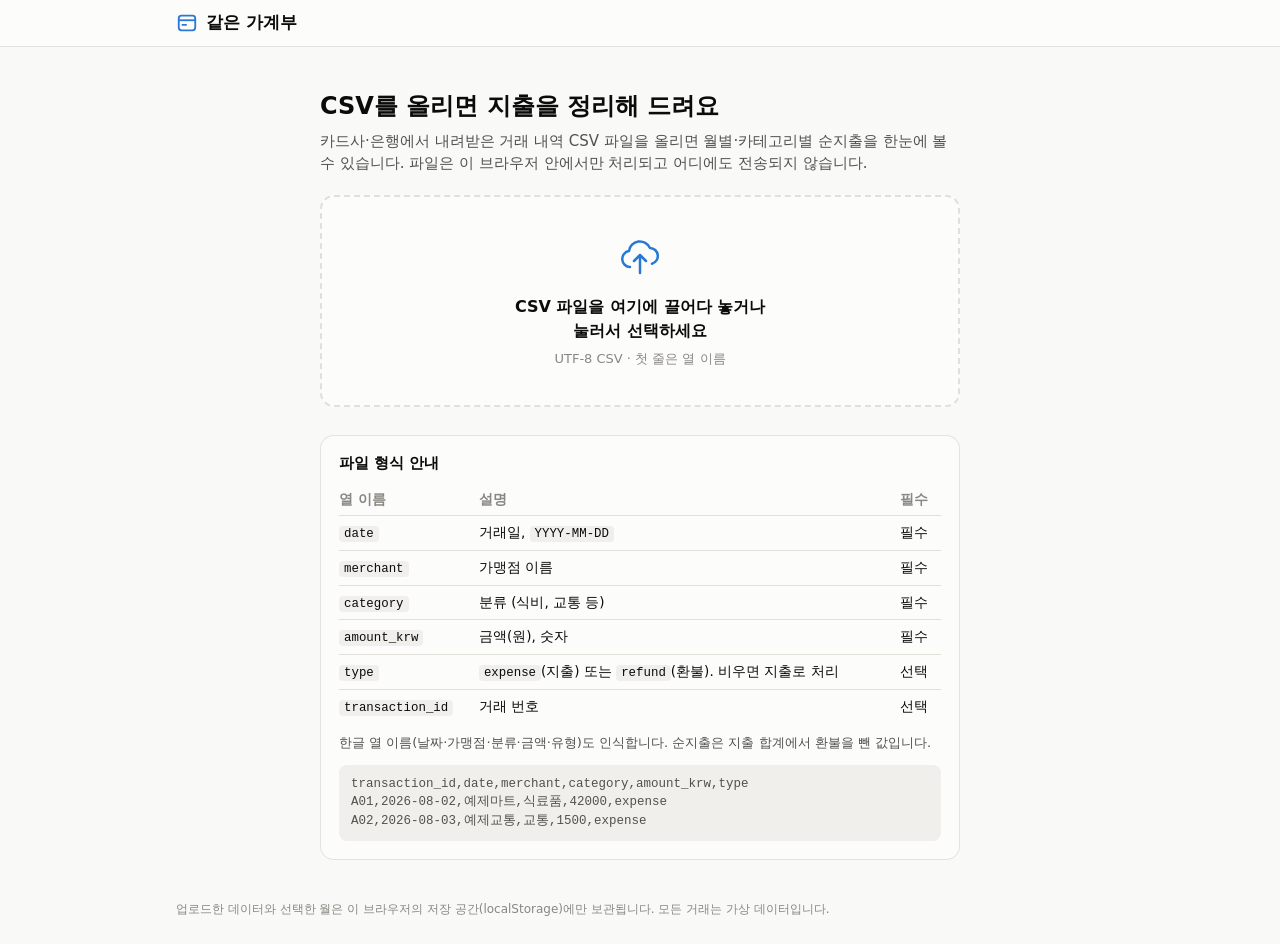
<file: codex-claude-budget/code/baseline-v1/claude-fable/index.html>
<!DOCTYPE html>
<html lang="ko">
<head>
  <meta charset="utf-8">
  <meta name="viewport" content="width=device-width, initial-scale=1">
  <meta name="color-scheme" content="light dark">
  <title>같은 가계부</title>
  <link rel="stylesheet" href="css/style.css">
</head>
<body>
  <header class="topbar">
    <div class="topbar__inner">
      <a class="brand" href="#" id="brand-link" aria-label="같은 가계부 홈">
        <svg class="brand__icon" viewBox="0 0 24 24" width="22" height="22" aria-hidden="true">
          <rect x="3" y="4" width="18" height="16" rx="3" fill="none" stroke="currentColor" stroke-width="2"/>
          <path d="M3 9h18" stroke="currentColor" stroke-width="2"/>
          <path d="M7 14h4" stroke="currentColor" stroke-width="2" stroke-linecap="round"/>
        </svg>
        <span>같은 가계부</span>
      </a>
      <div class="topbar__actions" id="topbar-actions" hidden>
        <span class="file-chip" id="file-chip" title=""></span>
        <label class="btn btn--ghost btn--sm">
          다른 CSV 올리기
          <input type="file" id="file-input-replace" accept=".csv,text/csv,text/plain" hidden>
        </label>
        <button class="btn btn--ghost btn--sm" id="btn-clear" type="button">데이터 지우기</button>
      </div>
    </div>
  </header>

  <main class="page">
    <!-- 업로드 화면 -->
    <section id="upload-view" class="upload" aria-labelledby="upload-title">
      <h1 id="upload-title" class="upload__title">CSV를 올리면 지출을 정리해 드려요</h1>
      <p class="upload__lead">카드사·은행에서 내려받은 거래 내역 CSV 파일을 올리면 월별·카테고리별 순지출을 한눈에 볼 수 있습니다. 파일은 이 브라우저 안에서만 처리되고 어디에도 전송되지 않습니다.</p>

      <div class="dropzone" id="dropzone" tabindex="0" role="button" aria-label="CSV 파일 선택 또는 끌어다 놓기">
        <svg class="dropzone__icon" viewBox="0 0 48 48" width="48" height="48" aria-hidden="true">
          <path d="M14 34a8 8 0 0 1-1-15.9A11 11 0 0 1 34 15a8 8 0 0 1 2 15.7" fill="none" stroke="currentColor" stroke-width="2.5" stroke-linecap="round" stroke-linejoin="round"/>
          <path d="M24 40V22m0 0-6 6m6-6 6 6" fill="none" stroke="currentColor" stroke-width="2.5" stroke-linecap="round" stroke-linejoin="round"/>
        </svg>
        <p class="dropzone__title">CSV 파일을 여기에 끌어다 놓거나<br>눌러서 선택하세요</p>
        <p class="dropzone__hint">UTF-8 CSV · 첫 줄은 열 이름</p>
        <input type="file" id="file-input" accept=".csv,text/csv,text/plain" hidden>
      </div>

      <div class="alert alert--error" id="upload-error" role="alert" hidden></div>

      <section class="help" aria-labelledby="help-title">
        <h2 id="help-title" class="help__title">파일 형식 안내</h2>
        <table class="help__table">
          <thead>
            <tr><th scope="col">열 이름</th><th scope="col">설명</th><th scope="col">필수</th></tr>
          </thead>
          <tbody>
            <tr><td><code>date</code></td><td>거래일, <code>YYYY-MM-DD</code></td><td>필수</td></tr>
            <tr><td><code>merchant</code></td><td>가맹점 이름</td><td>필수</td></tr>
            <tr><td><code>category</code></td><td>분류 (식비, 교통 등)</td><td>필수</td></tr>
            <tr><td><code>amount_krw</code></td><td>금액(원), 숫자</td><td>필수</td></tr>
            <tr><td><code>type</code></td><td><code>expense</code>(지출) 또는 <code>refund</code>(환불). 비우면 지출로 처리</td><td>선택</td></tr>
            <tr><td><code>transaction_id</code></td><td>거래 번호</td><td>선택</td></tr>
          </tbody>
        </table>
        <p class="help__note">한글 열 이름(날짜·가맹점·분류·금액·유형)도 인식합니다. 순지출은 지출 합계에서 환불을 뺀 값입니다.</p>
        <pre class="help__sample" aria-label="CSV 예시">transaction_id,date,merchant,category,amount_krw,type
A01,2026-08-02,예제마트,식료품,42000,expense
A02,2026-08-03,예제교통,교통,1500,expense</pre>
      </section>
    </section>

    <!-- 대시보드 화면 -->
    <section id="dashboard-view" class="dashboard" hidden>
      <div class="alert alert--warn" id="import-warning" hidden></div>

      <div class="toolbar">
        <div class="month-nav" role="group" aria-label="월 필터">
          <button class="iconbtn" id="month-prev" type="button" aria-label="이전 달">
            <svg viewBox="0 0 20 20" width="18" height="18" aria-hidden="true"><path d="M12.5 4 7 10l5.5 6" fill="none" stroke="currentColor" stroke-width="2" stroke-linecap="round" stroke-linejoin="round"/></svg>
          </button>
          <select class="select" id="month-select" aria-label="표시할 월 선택"></select>
          <button class="iconbtn" id="month-next" type="button" aria-label="다음 달">
            <svg viewBox="0 0 20 20" width="18" height="18" aria-hidden="true"><path d="M7.5 4 13 10l-5.5 6" fill="none" stroke="currentColor" stroke-width="2" stroke-linecap="round" stroke-linejoin="round"/></svg>
          </button>
        </div>
        <button class="btn btn--primary" id="btn-export" type="button">
          <svg viewBox="0 0 20 20" width="16" height="16" aria-hidden="true"><path d="M10 3v10m0 0-4-4m4 4 4-4M4 16h12" fill="none" stroke="currentColor" stroke-width="2" stroke-linecap="round" stroke-linejoin="round"/></svg>
          CSV 내려받기
        </button>
      </div>

      <section class="stats" aria-label="요약">
        <div class="stat stat--hero">
          <span class="stat__label"><span id="stat-scope">전체 기간</span> 순지출</span>
          <span class="stat__value" id="stat-net">0원</span>
          <span class="stat__sub" id="stat-net-sub"></span>
        </div>
        <div class="stat">
          <span class="stat__label">지출 합계</span>
          <span class="stat__value stat__value--sm" id="stat-expense">0원</span>
        </div>
        <div class="stat">
          <span class="stat__label">환불 합계</span>
          <span class="stat__value stat__value--sm" id="stat-refund">0원</span>
        </div>
        <div class="stat">
          <span class="stat__label">거래 건수</span>
          <span class="stat__value stat__value--sm" id="stat-count">0건</span>
        </div>
      </section>

      <section class="card" aria-labelledby="month-title">
        <div class="card__head">
          <h2 id="month-title" class="card__title">월별 순지출</h2>
          <span class="card__hint" id="month-hint">막대를 누르면 그 달만 봅니다</span>
        </div>
        <div class="barlist" id="month-bars"></div>
      </section>

      <section class="card" aria-labelledby="category-title">
        <div class="card__head">
          <h2 id="category-title" class="card__title">카테고리별 순지출</h2>
          <span class="card__hint" id="category-scope">전체 기간</span>
        </div>
        <div class="barlist" id="category-bars"></div>
        <p class="empty" id="category-empty" hidden>이 기간에는 거래가 없습니다.</p>
      </section>

      <section class="card" aria-labelledby="tx-title">
        <div class="card__head">
          <h2 id="tx-title" class="card__title">거래 내역 <span class="card__count" id="tx-count"></span></h2>
          <span class="card__hint" id="tx-hint">최근 거래부터</span>
        </div>
        <table class="tx" id="tx-table">
          <thead>
            <tr>
              <th scope="col" class="tx__date">날짜</th>
              <th scope="col" class="tx__merchant">가맹점</th>
              <th scope="col" class="tx__category">분류</th>
              <th scope="col" class="tx__amount">금액</th>
            </tr>
          </thead>
          <tbody id="tx-body"></tbody>
        </table>
        <p class="empty" id="tx-empty" hidden>이 기간에는 거래가 없습니다.</p>
      </section>
    </section>
  </main>

  <footer class="footer">
    <p>업로드한 데이터와 선택한 월은 이 브라우저의 저장 공간(localStorage)에만 보관됩니다. 모든 거래는 가상 데이터입니다.</p>
  </footer>

  <div class="toast" id="toast" role="status" aria-live="polite" hidden></div>

  <script src="js/ledger.js"></script>
  <script src="js/app.js"></script>
</body>
</html>
</file>
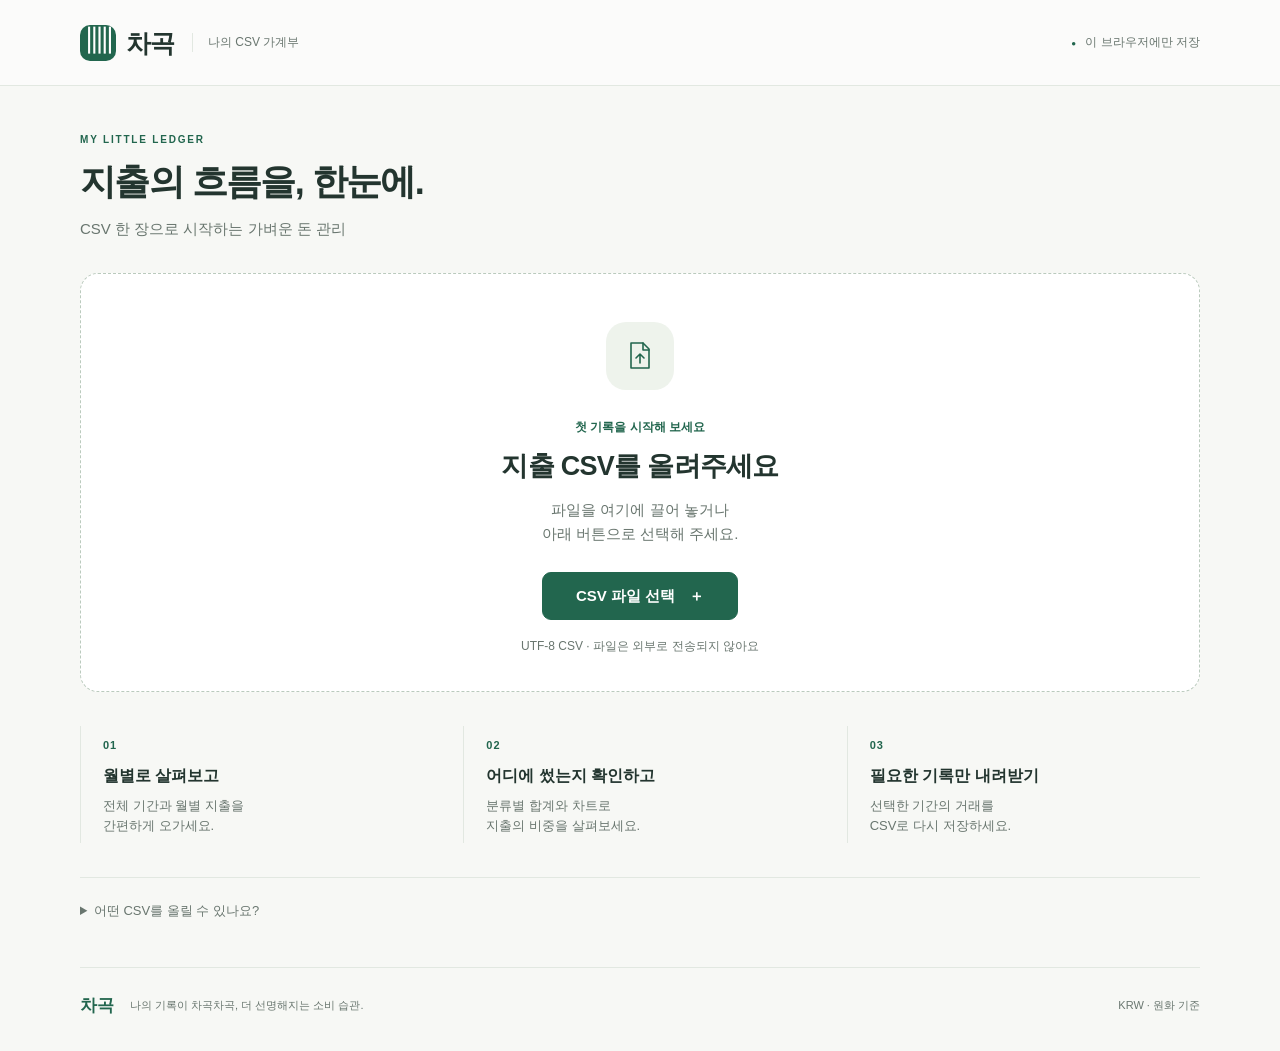
<file: codex-claude-budget/code/baseline-v1/codex-astra/index.html>
<!doctype html>
<html lang="ko">
<head>
  <meta charset="utf-8">
  <meta name="viewport" content="width=device-width, initial-scale=1">
  <meta name="color-scheme" content="light">
  <title>차곡 · 나의 CSV 가계부</title>
  <link rel="stylesheet" href="styles.css">
  <script defer src="ledger.js"></script>
  <script defer src="app.js"></script>
</head>
<body>
  <header class="site-header">
    <a class="brand" href="./index.html" aria-label="차곡 가계부 홈"><span class="brand-icon" aria-hidden="true">▥</span>차곡<span class="brand-caption">나의 CSV 가계부</span></a>
    <span class="local-badge"><span aria-hidden="true">●</span> 이 브라우저에만 저장</span>
  </header>
  <main>
    <div class="page-heading">
      <div><p class="eyebrow">MY LITTLE LEDGER</p><h1 id="page-title">지출의 흐름을, 한눈에.</h1><p class="subtitle" id="page-subtitle">CSV 한 장으로 시작하는 가벼운 돈 관리</p></div>
      <button class="button secondary" id="replace-button" type="button" hidden>CSV 다시 올리기 <span aria-hidden="true">↗</span></button>
    </div>

    <input id="file-input" type="file" accept=".csv,text/csv" hidden>
    <p id="error-message" class="message error" role="alert" hidden></p>
    <p id="storage-message" class="message warning" role="status" hidden></p>
    <p id="upload-status" class="sr-only" role="status" aria-live="polite"></p>

    <section id="welcome" aria-labelledby="upload-title">
      <div class="upload-card" id="drop-zone">
        <div class="upload-icon" aria-hidden="true"><svg width="32" height="32" viewBox="0 0 32 32" fill="none"><path d="M10 3h9l6 6v19H7V3h3Z" stroke="currentColor" stroke-width="1.6" stroke-linejoin="round"/><path d="M19 3v7h6M16 23V14m-4 4 4-4 4 4" stroke="currentColor" stroke-width="1.6" stroke-linecap="round" stroke-linejoin="round"/></svg></div>
        <span class="small-label">첫 기록을 시작해 보세요</span>
        <h2 id="upload-title">지출 CSV를 올려주세요</h2>
        <p>파일을 여기에 끌어 놓거나<br>아래 버튼으로 선택해 주세요.</p>
        <button class="button primary" id="upload-button" type="button">CSV 파일 선택 <span aria-hidden="true">＋</span></button>
        <p class="upload-note">UTF-8 CSV · 파일은 외부로 전송되지 않아요</p>
      </div>
      <div class="intro-grid">
        <article><span class="step">01</span><h3>월별로 살펴보고</h3><p>전체 기간과 월별 지출을<br>간편하게 오가세요.</p></article>
        <article><span class="step">02</span><h3>어디에 썼는지 확인하고</h3><p>분류별 합계와 차트로<br>지출의 비중을 살펴보세요.</p></article>
        <article><span class="step">03</span><h3>필요한 기록만 내려받기</h3><p>선택한 기간의 거래를<br>CSV로 다시 저장하세요.</p></article>
      </div>
      <details class="format-help"><summary>어떤 CSV를 올릴 수 있나요?</summary><p>제공된 <code>inputs/01-basic.csv</code>를 선택해 시작하세요. 필수 열은 <code>transaction_id, date, merchant, category, amount_krw, type</code>입니다. 날짜는 YYYY-MM-DD, 금액은 0 이상의 정수, 유형은 지출 <code>expense</code> 또는 환급 <code>refund</code>를 사용합니다. <code>original_transaction_id</code>는 선택 열입니다.</p></details>
    </section>

    <section id="dashboard" aria-label="지출 현황" hidden>
      <div class="filter-row">
        <div class="source-info"><span class="file-dot" aria-hidden="true"></span><span id="source-name"></span><span id="source-count" class="muted"></span></div>
        <div class="month-control"><label for="month-select">조회 기간</label><select id="month-select"><option value="all">전체 기간</option></select></div>
      </div>
      <div class="summary-grid">
        <article class="summary-card main-summary"><div class="card-label"><h2>순지출</h2><span id="period-label">전체 기간</span></div><p class="metric" id="net-total">0<span>원</span></p><p class="metric-note" id="all-total"></p></article>
        <article class="summary-card"><div class="card-label"><h2>지출 합계</h2><span class="metric-symbol" aria-hidden="true">↗</span></div><p class="metric" id="expense-total"></p><p class="metric-note" id="expense-count"></p></article>
        <article class="summary-card"><div class="card-label"><h2>환급 합계</h2><span class="metric-symbol refund" aria-hidden="true">↙</span></div><p class="metric" id="refund-total"></p><p class="metric-note" id="refund-count"></p></article>
      </div>
      <div class="panel category-panel">
        <div class="section-heading"><div><p class="eyebrow">SPENDING BREAKDOWN</p><h2>어디에 사용했나요?</h2></div><span class="pill">분류별 순지출</span></div>
        <ul id="category-chart" class="category-chart" aria-label="카테고리별 순지출 막대 차트"></ul>
        <p class="chart-note">지출 − 환급 기준 · 막대 길이는 각 분류의 순지출 절댓값에 비례합니다.</p>
      </div>
      <section class="panel transactions-panel" aria-labelledby="transactions-title">
        <div class="section-heading"><div><p class="eyebrow">TRANSACTIONS</p><h2 id="transactions-title">거래 내역 <span id="filtered-count" class="count"></span></h2></div><button id="export-button" class="button secondary compact" type="button"><span aria-hidden="true">↓</span> CSV 내려받기</button></div>
        <p class="list-note">최신 날짜순 · 환급은 순지출에서 차감됩니다.</p>
        <div class="transaction-header" aria-hidden="true"><span>날짜</span><span>가맹점</span><span>분류</span><span>금액</span></div>
        <ul id="transaction-list" class="transaction-list" aria-label="선택한 기간의 거래"></ul>
      </section>
    </section>
    <footer><span class="footer-brand">차곡</span><p>나의 기록이 차곡차곡, 더 선명해지는 소비 습관.</p><span>KRW · 원화 기준</span></footer>
  </main>
</body>
</html>
</file>
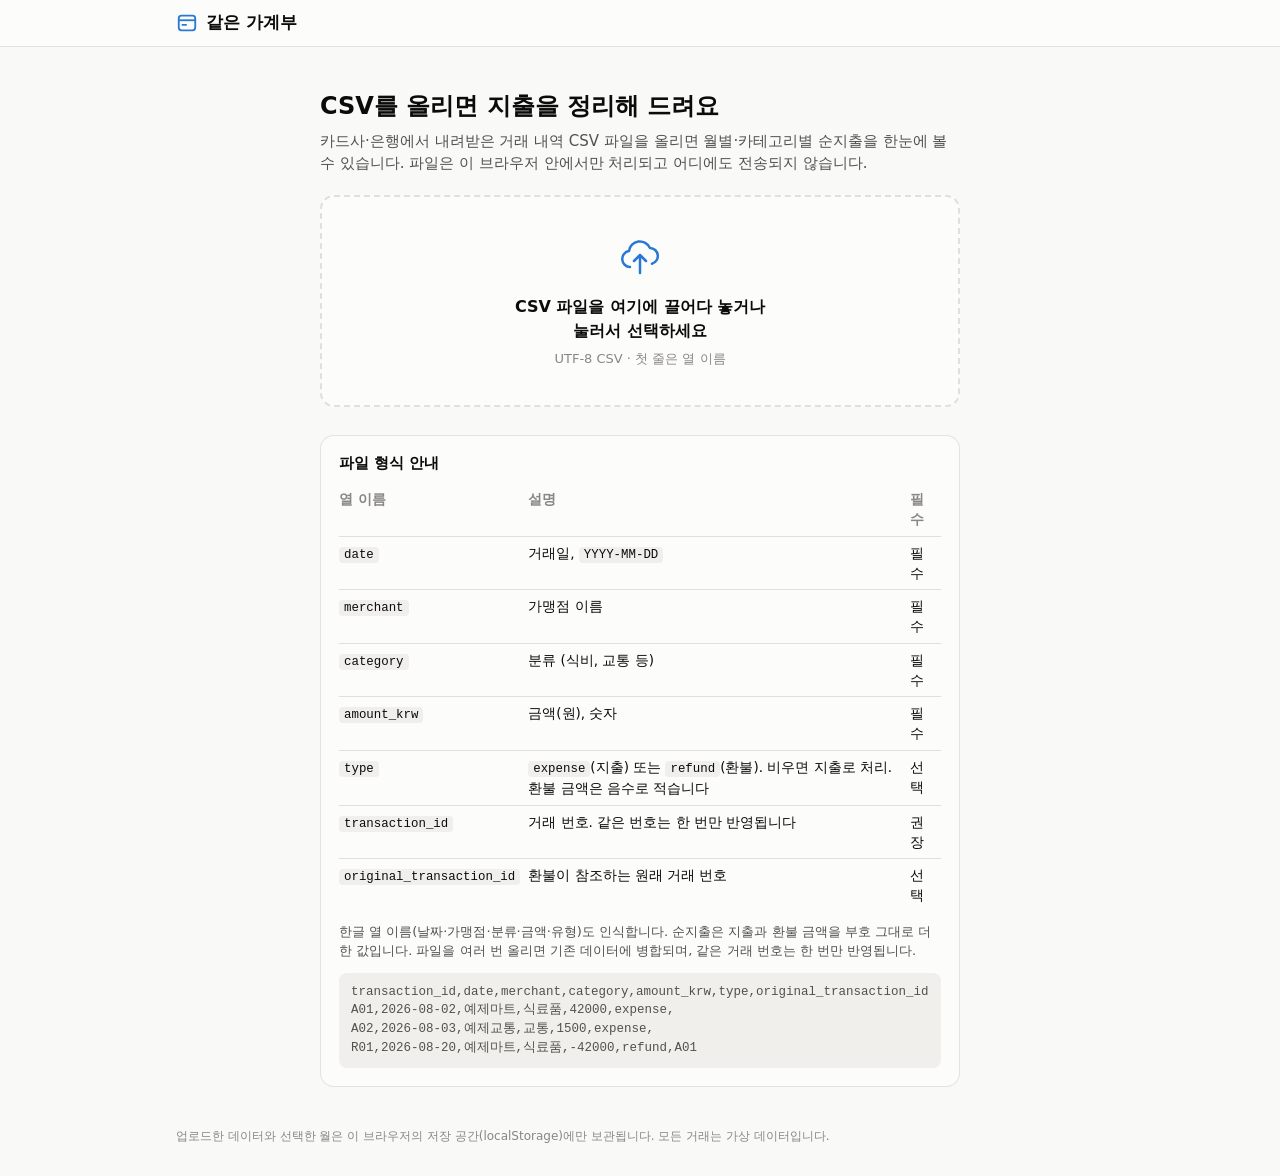
<file: codex-claude-budget/code/revised-v1/claude-fable/index.html>
<!DOCTYPE html>
<html lang="ko">
<head>
  <meta charset="utf-8">
  <meta name="viewport" content="width=device-width, initial-scale=1">
  <meta name="color-scheme" content="light dark">
  <title>같은 가계부</title>
  <link rel="stylesheet" href="css/style.css">
</head>
<body>
  <header class="topbar">
    <div class="topbar__inner">
      <a class="brand" href="#" id="brand-link" aria-label="같은 가계부 홈">
        <svg class="brand__icon" viewBox="0 0 24 24" width="22" height="22" aria-hidden="true">
          <rect x="3" y="4" width="18" height="16" rx="3" fill="none" stroke="currentColor" stroke-width="2"/>
          <path d="M3 9h18" stroke="currentColor" stroke-width="2"/>
          <path d="M7 14h4" stroke="currentColor" stroke-width="2" stroke-linecap="round"/>
        </svg>
        <span>같은 가계부</span>
      </a>
      <div class="topbar__actions" id="topbar-actions" hidden>
        <span class="file-chip" id="file-chip" title=""></span>
        <label class="btn btn--ghost btn--sm" title="새 파일의 거래를 기존 데이터에 병합합니다. 같은 transaction_id는 한 번만 반영됩니다.">
          CSV 추가로 올리기
          <input type="file" id="file-input-replace" accept=".csv,text/csv,text/plain" hidden>
        </label>
        <button class="btn btn--ghost btn--sm" id="btn-clear" type="button">데이터 지우기</button>
      </div>
    </div>
  </header>

  <main class="page">
    <!-- 업로드 화면 -->
    <section id="upload-view" class="upload" aria-labelledby="upload-title">
      <h1 id="upload-title" class="upload__title">CSV를 올리면 지출을 정리해 드려요</h1>
      <p class="upload__lead">카드사·은행에서 내려받은 거래 내역 CSV 파일을 올리면 월별·카테고리별 순지출을 한눈에 볼 수 있습니다. 파일은 이 브라우저 안에서만 처리되고 어디에도 전송되지 않습니다.</p>

      <div class="dropzone" id="dropzone" tabindex="0" role="button" aria-label="CSV 파일 선택 또는 끌어다 놓기">
        <svg class="dropzone__icon" viewBox="0 0 48 48" width="48" height="48" aria-hidden="true">
          <path d="M14 34a8 8 0 0 1-1-15.9A11 11 0 0 1 34 15a8 8 0 0 1 2 15.7" fill="none" stroke="currentColor" stroke-width="2.5" stroke-linecap="round" stroke-linejoin="round"/>
          <path d="M24 40V22m0 0-6 6m6-6 6 6" fill="none" stroke="currentColor" stroke-width="2.5" stroke-linecap="round" stroke-linejoin="round"/>
        </svg>
        <p class="dropzone__title">CSV 파일을 여기에 끌어다 놓거나<br>눌러서 선택하세요</p>
        <p class="dropzone__hint">UTF-8 CSV · 첫 줄은 열 이름</p>
        <input type="file" id="file-input" accept=".csv,text/csv,text/plain" hidden>
      </div>

      <div class="alert alert--error" id="upload-error" role="alert" hidden></div>

      <section class="help" aria-labelledby="help-title">
        <h2 id="help-title" class="help__title">파일 형식 안내</h2>
        <table class="help__table">
          <thead>
            <tr><th scope="col">열 이름</th><th scope="col">설명</th><th scope="col">필수</th></tr>
          </thead>
          <tbody>
            <tr><td><code>date</code></td><td>거래일, <code>YYYY-MM-DD</code></td><td>필수</td></tr>
            <tr><td><code>merchant</code></td><td>가맹점 이름</td><td>필수</td></tr>
            <tr><td><code>category</code></td><td>분류 (식비, 교통 등)</td><td>필수</td></tr>
            <tr><td><code>amount_krw</code></td><td>금액(원), 숫자</td><td>필수</td></tr>
            <tr><td><code>type</code></td><td><code>expense</code>(지출) 또는 <code>refund</code>(환불). 비우면 지출로 처리. 환불 금액은 음수로 적습니다</td><td>선택</td></tr>
            <tr><td><code>transaction_id</code></td><td>거래 번호. 같은 번호는 한 번만 반영됩니다</td><td>권장</td></tr>
            <tr><td><code>original_transaction_id</code></td><td>환불이 참조하는 원래 거래 번호</td><td>선택</td></tr>
          </tbody>
        </table>
        <p class="help__note">한글 열 이름(날짜·가맹점·분류·금액·유형)도 인식합니다. 순지출은 지출과 환불 금액을 부호 그대로 더한 값입니다. 파일을 여러 번 올리면 기존 데이터에 병합되며, 같은 거래 번호는 한 번만 반영됩니다.</p>
        <pre class="help__sample" aria-label="CSV 예시">transaction_id,date,merchant,category,amount_krw,type,original_transaction_id
A01,2026-08-02,예제마트,식료품,42000,expense,
A02,2026-08-03,예제교통,교통,1500,expense,
R01,2026-08-20,예제마트,식료품,-42000,refund,A01</pre>
      </section>
    </section>

    <!-- 대시보드 화면 -->
    <section id="dashboard-view" class="dashboard" hidden>
      <div class="alert alert--warn" id="import-warning" hidden></div>

      <div class="toolbar">
        <div class="month-nav" role="group" aria-label="월 필터">
          <button class="iconbtn" id="month-prev" type="button" aria-label="이전 달">
            <svg viewBox="0 0 20 20" width="18" height="18" aria-hidden="true"><path d="M12.5 4 7 10l5.5 6" fill="none" stroke="currentColor" stroke-width="2" stroke-linecap="round" stroke-linejoin="round"/></svg>
          </button>
          <select class="select" id="month-select" aria-label="표시할 월 선택"></select>
          <button class="iconbtn" id="month-next" type="button" aria-label="다음 달">
            <svg viewBox="0 0 20 20" width="18" height="18" aria-hidden="true"><path d="M7.5 4 13 10l-5.5 6" fill="none" stroke="currentColor" stroke-width="2" stroke-linecap="round" stroke-linejoin="round"/></svg>
          </button>
        </div>
        <button class="btn btn--primary" id="btn-export" type="button">
          <svg viewBox="0 0 20 20" width="16" height="16" aria-hidden="true"><path d="M10 3v10m0 0-4-4m4 4 4-4M4 16h12" fill="none" stroke="currentColor" stroke-width="2" stroke-linecap="round" stroke-linejoin="round"/></svg>
          CSV 내려받기
        </button>
      </div>

      <section class="stats" aria-label="요약">
        <div class="stat stat--hero">
          <span class="stat__label"><span id="stat-scope">전체 기간</span> 순지출</span>
          <span class="stat__value" id="stat-net">0원</span>
          <span class="stat__sub" id="stat-net-sub"></span>
        </div>
        <div class="stat">
          <span class="stat__label">지출 합계</span>
          <span class="stat__value stat__value--sm" id="stat-expense">0원</span>
        </div>
        <div class="stat">
          <span class="stat__label" id="stat-refund-label">환불 합계</span>
          <span class="stat__value stat__value--sm" id="stat-refund">0원</span>
        </div>
        <div class="stat">
          <span class="stat__label">거래 건수</span>
          <span class="stat__value stat__value--sm" id="stat-count">0건</span>
        </div>
      </section>

      <section class="card card--report" id="report-card" aria-labelledby="report-title" hidden>
        <div class="card__head">
          <h2 id="report-title" class="card__title">최근 가져오기 결과</h2>
          <span class="card__hint" id="report-file"></span>
        </div>
        <ul class="report__summary" id="report-summary"></ul>
        <div id="report-details"></div>
      </section>

      <section class="card" aria-labelledby="month-title">
        <div class="card__head">
          <h2 id="month-title" class="card__title">월별 순지출</h2>
          <span class="card__hint" id="month-hint">막대를 누르면 그 달만 봅니다</span>
        </div>
        <div class="barlist" id="month-bars"></div>
      </section>

      <section class="card" aria-labelledby="category-title">
        <div class="card__head">
          <h2 id="category-title" class="card__title">카테고리별 순지출</h2>
          <span class="card__hint" id="category-scope">전체 기간</span>
        </div>
        <div class="barlist" id="category-bars"></div>
        <p class="empty" id="category-empty" hidden>이 기간에는 거래가 없습니다.</p>
      </section>

      <section class="card" aria-labelledby="tx-title">
        <div class="card__head">
          <h2 id="tx-title" class="card__title">거래 내역 <span class="card__count" id="tx-count"></span></h2>
          <span class="card__hint" id="tx-hint">최근 거래부터</span>
        </div>
        <table class="tx" id="tx-table">
          <thead>
            <tr>
              <th scope="col" class="tx__date">날짜</th>
              <th scope="col" class="tx__merchant">가맹점</th>
              <th scope="col" class="tx__category">분류</th>
              <th scope="col" class="tx__amount">금액</th>
            </tr>
          </thead>
          <tbody id="tx-body"></tbody>
        </table>
        <p class="empty" id="tx-empty" hidden>이 기간에는 거래가 없습니다.</p>
      </section>
    </section>
  </main>

  <footer class="footer">
    <p>업로드한 데이터와 선택한 월은 이 브라우저의 저장 공간(localStorage)에만 보관됩니다. 모든 거래는 가상 데이터입니다.</p>
  </footer>

  <div class="toast" id="toast" role="status" aria-live="polite" hidden></div>

  <script src="js/ledger.js"></script>
  <script src="js/app.js"></script>
</body>
</html>
</file>
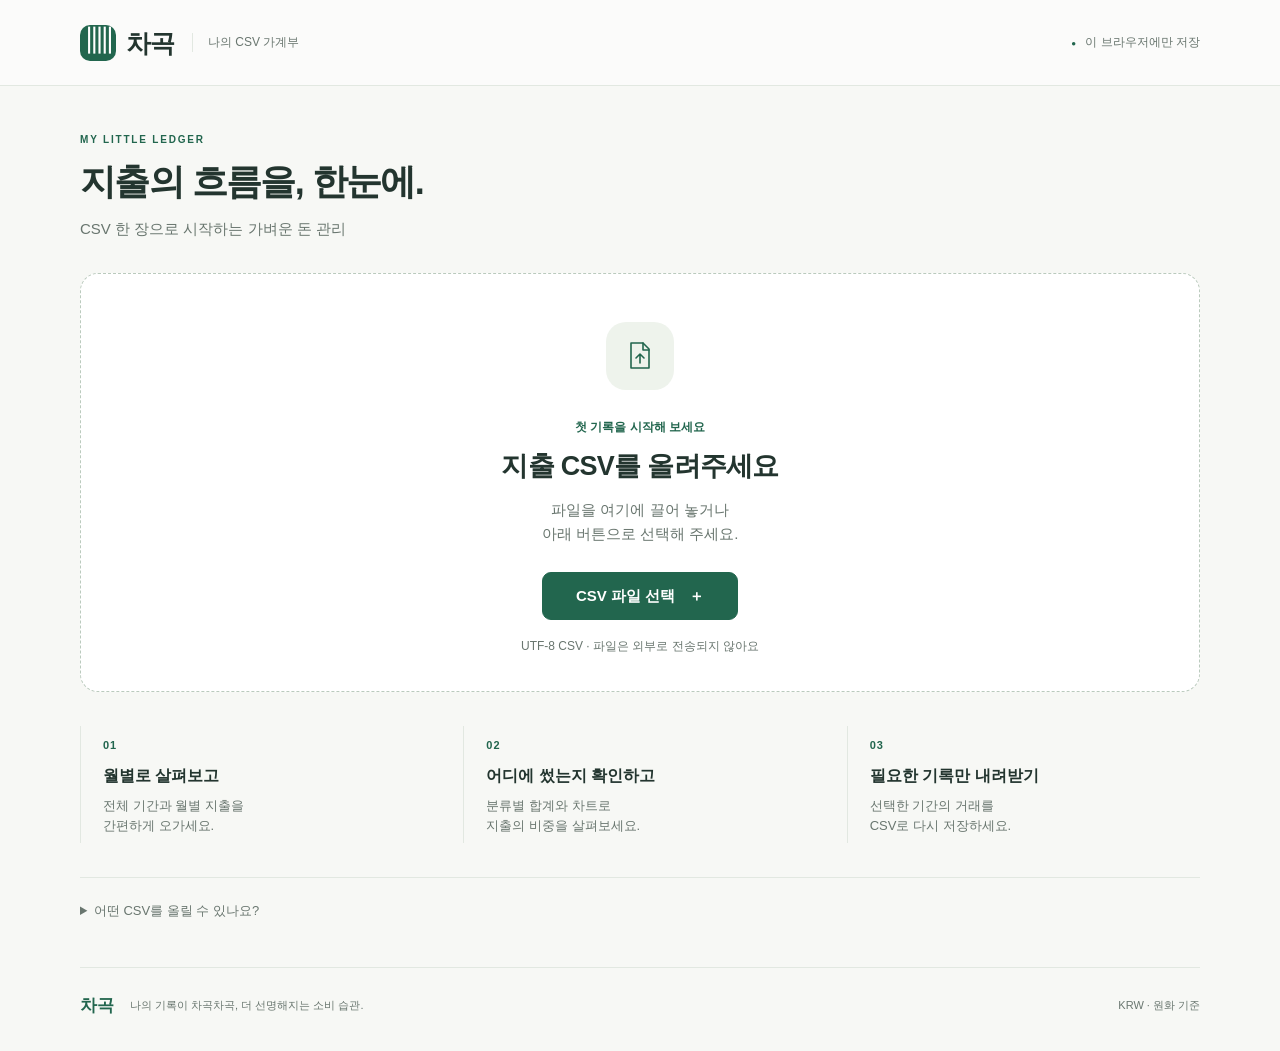
<file: codex-claude-budget/code/revised-v1/codex-astra/index.html>
<!doctype html>
<html lang="ko">
<head>
  <meta charset="utf-8">
  <meta name="viewport" content="width=device-width, initial-scale=1">
  <meta name="color-scheme" content="light">
  <title>차곡 · 나의 CSV 가계부</title>
  <link rel="stylesheet" href="styles.css">
  <script defer src="ledger.js"></script>
  <script defer src="app.js"></script>
</head>
<body>
  <header class="site-header">
    <a class="brand" href="./index.html" aria-label="차곡 가계부 홈"><span class="brand-icon" aria-hidden="true">▥</span>차곡<span class="brand-caption">나의 CSV 가계부</span></a>
    <span class="local-badge"><span aria-hidden="true">●</span> 이 브라우저에만 저장</span>
  </header>
  <main>
    <div class="page-heading">
      <div><p class="eyebrow">MY LITTLE LEDGER</p><h1 id="page-title">지출의 흐름을, 한눈에.</h1><p class="subtitle" id="page-subtitle">CSV 한 장으로 시작하는 가벼운 돈 관리</p></div>
      <button class="button secondary" id="replace-button" type="button" hidden>CSV 추가 가져오기 <span aria-hidden="true">＋</span></button>
    </div>

    <input id="file-input" type="file" accept=".csv,text/csv" hidden>
    <p id="error-message" class="message error" role="alert" hidden></p>
    <p id="storage-message" class="message warning" role="status" hidden></p>
    <p id="upload-status" class="sr-only" role="status" aria-live="polite"></p>

    <section id="welcome" aria-labelledby="upload-title">
      <div class="upload-card" id="drop-zone">
        <div class="upload-icon" aria-hidden="true"><svg width="32" height="32" viewBox="0 0 32 32" fill="none"><path d="M10 3h9l6 6v19H7V3h3Z" stroke="currentColor" stroke-width="1.6" stroke-linejoin="round"/><path d="M19 3v7h6M16 23V14m-4 4 4-4 4 4" stroke="currentColor" stroke-width="1.6" stroke-linecap="round" stroke-linejoin="round"/></svg></div>
        <span class="small-label">첫 기록을 시작해 보세요</span>
        <h2 id="upload-title">지출 CSV를 올려주세요</h2>
        <p>파일을 여기에 끌어 놓거나<br>아래 버튼으로 선택해 주세요.</p>
        <button class="button primary" id="upload-button" type="button">CSV 파일 선택 <span aria-hidden="true">＋</span></button>
        <p class="upload-note">UTF-8 CSV · 파일은 외부로 전송되지 않아요</p>
      </div>
      <div class="intro-grid">
        <article><span class="step">01</span><h3>월별로 살펴보고</h3><p>전체 기간과 월별 지출을<br>간편하게 오가세요.</p></article>
        <article><span class="step">02</span><h3>어디에 썼는지 확인하고</h3><p>분류별 합계와 차트로<br>지출의 비중을 살펴보세요.</p></article>
        <article><span class="step">03</span><h3>필요한 기록만 내려받기</h3><p>선택한 기간의 거래를<br>CSV로 다시 저장하세요.</p></article>
      </div>
      <details class="format-help"><summary>어떤 CSV를 올릴 수 있나요?</summary><p>제공된 <code>inputs/01-basic.csv</code> 또는 <code>inputs/02-refunds-and-duplicates.csv</code>를 선택하세요. 필수 열은 <code>transaction_id, date, merchant, category, amount_krw, type</code>입니다. 날짜는 YYYY-MM-DD, 금액은 원 단위 정수로 지출 <code>expense</code>는 양수, 환불 <code>refund</code>은 음수를 사용합니다. <code>original_transaction_id</code>는 원거래를 확인하기 위한 선택 참조입니다. 가져온 거래는 기존 기록과 병합하며 같은 ID는 한 번만 반영합니다.</p></details>
    </section>

    <section id="dashboard" aria-label="지출 현황" hidden>
      <div class="filter-row">
        <div class="source-info"><span class="file-dot" aria-hidden="true"></span><span id="source-name"></span><span id="source-count" class="muted"></span></div>
        <div class="month-control"><label for="month-select">조회 기간</label><select id="month-select"><option value="all">전체 기간</option></select></div>
      </div>
      <div class="summary-grid">
        <article class="summary-card main-summary"><div class="card-label"><h2>순지출</h2><span id="period-label">전체 기간</span></div><p class="metric" id="net-total">0<span>원</span></p><p class="metric-note" id="all-total"></p></article>
        <article class="summary-card"><div class="card-label"><h2>지출 합계</h2><span class="metric-symbol" aria-hidden="true">↗</span></div><p class="metric" id="expense-total"></p><p class="metric-note" id="expense-count"></p></article>
        <article class="summary-card"><div class="card-label"><h2>환불 합계</h2><span class="metric-symbol refund" aria-hidden="true">↙</span></div><p class="metric" id="refund-total"></p><p class="metric-note" id="refund-count"></p></article>
      </div>
      <section class="panel import-report" id="import-report" aria-labelledby="import-title" hidden>
        <div class="section-heading"><h2 id="import-title">최근 가져오기 결과</h2><span class="pill">월 필터와 무관</span></div>
        <p id="import-file" class="import-file"></p>
        <p id="import-summary" class="import-summary"></p>
        <p class="list-note">기존 기록과 병합합니다. 같은 ID는 먼저 저장된 거래를 유지하며, 아래 결과는 최근 파일 1개 기준입니다.</p>
        <details><summary id="refunds-title">이번에 반영한 환불 보기</summary><ul id="refunds-list" class="import-list"></ul></details>
        <details><summary id="duplicates-title">제외한 중복 보기</summary><p class="list-note">레코드 번호는 제목 행을 1로 센 CSV 레코드 순서입니다. 빈 줄은 제외합니다.</p><ul id="duplicates-list" class="import-list"></ul></details>
      </section>
      <div class="panel category-panel">
        <div class="section-heading"><div><p class="eyebrow">SPENDING BREAKDOWN</p><h2>어디에 사용했나요?</h2></div><span class="pill">분류별 순지출</span></div>
        <ul id="category-chart" class="category-chart" aria-label="카테고리별 순지출 막대 차트"></ul>
        <p class="chart-note">지출 + 음수 환불 기준 · 막대 길이는 각 분류의 순지출 절댓값에 비례합니다.</p>
      </div>
      <section class="panel transactions-panel" aria-labelledby="transactions-title">
        <div class="section-heading"><div><p class="eyebrow">TRANSACTIONS</p><h2 id="transactions-title">거래 내역 <span id="filtered-count" class="count"></span></h2></div><button id="export-button" class="button secondary compact" type="button"><span aria-hidden="true">↓</span> CSV 내려받기</button></div>
        <p class="list-note">최신 날짜순 · 환불은 음수 금액 그대로, 각 거래 날짜에 합산됩니다.</p>
        <div class="transaction-header" aria-hidden="true"><span>날짜</span><span>가맹점</span><span>분류</span><span>금액</span></div>
        <ul id="transaction-list" class="transaction-list" aria-label="선택한 기간의 거래"></ul>
      </section>
    </section>
    <footer><span class="footer-brand">차곡</span><p>나의 기록이 차곡차곡, 더 선명해지는 소비 습관.</p><span>KRW · 원화 기준</span></footer>
  </main>
</body>
</html>
</file>
<file: codex-claude-budget/code/baseline-v1/claude-fable/css/style.css>
/* ===== 토큰 ===== */
:root {
  color-scheme: light;
  --page: #f9f9f7;
  --surface: #fcfcfb;
  --surface-2: #f0efec;
  --ink: #0b0b0b;
  --ink-2: #52514e;
  --muted: #898781;
  --grid: #e1e0d9;
  --border: rgba(11, 11, 11, 0.10);
  --accent: #2a78d6;          /* 계열 1 (파랑) */
  --accent-soft: #cde2fb;     /* 파랑 ramp 100 */
  --accent-ink: #1c5cab;      /* 파랑 ramp 550 */
  --good-text: #006300;
  --danger: #d03b3b;
  --danger-soft: #fbe9e9;
  --warn-soft: #fff4d6;
  --warn-ink: #7a5200;
  --shadow: 0 1px 2px rgba(11, 11, 11, 0.05), 0 4px 16px rgba(11, 11, 11, 0.04);
  --radius: 14px;
  --font: system-ui, -apple-system, "Segoe UI", "Apple SD Gothic Neo", "Malgun Gothic", "Noto Sans KR", sans-serif;
}
@media (prefers-color-scheme: dark) {
  :root {
    color-scheme: dark;
    --page: #0d0d0d;
    --surface: #1a1a19;
    --surface-2: #262624;
    --ink: #ffffff;
    --ink-2: #c3c2b7;
    --muted: #898781;
    --grid: #2c2c2a;
    --border: rgba(255, 255, 255, 0.10);
    --accent: #3987e5;
    --accent-soft: #184f95;
    --accent-ink: #86b6ef;
    --good-text: #0ca30c;
    --danger: #e66767;
    --danger-soft: #3a1c1c;
    --warn-soft: #3a3010;
    --warn-ink: #f2d27a;
    --shadow: none;
  }
}

/* ===== 기본 ===== */
* { box-sizing: border-box; }
html { -webkit-text-size-adjust: 100%; }
body {
  margin: 0;
  font-family: var(--font);
  font-size: 15px;
  line-height: 1.5;
  color: var(--ink);
  background: var(--page);
}
h1, h2, h3 { margin: 0; font-weight: 700; line-height: 1.3; }
p { margin: 0; }
button, select, input { font: inherit; color: inherit; }
button { cursor: pointer; }
code { font-family: ui-monospace, SFMono-Regular, Menlo, Consolas, monospace; font-size: 0.92em; background: var(--surface-2); padding: 1px 5px; border-radius: 4px; }
[hidden] { display: none !important; }
:focus-visible { outline: 2px solid var(--accent); outline-offset: 2px; }

/* ===== 상단바 ===== */
.topbar {
  background: var(--surface);
  border-bottom: 1px solid var(--border);
  position: sticky;
  top: 0;
  z-index: 10;
}
.topbar__inner {
  max-width: 960px;
  margin: 0 auto;
  padding: 10px 16px;
  display: flex;
  align-items: center;
  justify-content: space-between;
  gap: 12px;
  flex-wrap: wrap;
}
.brand {
  display: inline-flex;
  align-items: center;
  gap: 8px;
  font-weight: 700;
  font-size: 17px;
  color: var(--ink);
  text-decoration: none;
}
.brand__icon { color: var(--accent); }
.topbar__actions {
  display: flex;
  align-items: center;
  gap: 8px;
  flex-wrap: wrap;
}
.file-chip {
  font-size: 13px;
  color: var(--ink-2);
  background: var(--surface-2);
  padding: 4px 10px;
  border-radius: 999px;
  max-width: 220px;
  white-space: nowrap;
  overflow: hidden;
  text-overflow: ellipsis;
}

/* ===== 버튼 ===== */
.btn {
  display: inline-flex;
  align-items: center;
  gap: 6px;
  padding: 9px 14px;
  border-radius: 10px;
  border: 1px solid var(--border);
  background: var(--surface);
  color: var(--ink);
  font-weight: 600;
  font-size: 14px;
  line-height: 1.2;
  white-space: nowrap;
}
.btn:hover { background: var(--surface-2); }
.btn--primary { background: var(--accent); border-color: transparent; color: #fff; }
.btn--primary:hover { background: var(--accent-ink); }
.btn--ghost { background: transparent; }
.btn--sm { padding: 6px 10px; font-size: 13px; }
.iconbtn {
  width: 38px;
  height: 38px;
  border-radius: 10px;
  border: 1px solid var(--border);
  background: var(--surface);
  display: inline-flex;
  align-items: center;
  justify-content: center;
}
.iconbtn:hover:not(:disabled) { background: var(--surface-2); }
.iconbtn:disabled { opacity: 0.35; cursor: default; }
.select {
  height: 38px;
  min-width: 150px;
  padding: 0 32px 0 12px;
  border-radius: 10px;
  border: 1px solid var(--border);
  background: var(--surface) url("data:image/svg+xml,%3Csvg xmlns='http://www.w3.org/2000/svg' viewBox='0 0 20 20'%3E%3Cpath d='M5 8l5 5 5-5' fill='none' stroke='%23898781' stroke-width='2' stroke-linecap='round' stroke-linejoin='round'/%3E%3C/svg%3E") no-repeat right 10px center / 16px;
  font-weight: 600;
  appearance: none;
  -webkit-appearance: none;
}

/* ===== 레이아웃 ===== */
.page {
  max-width: 960px;
  margin: 0 auto;
  padding: 20px 16px 40px;
}
.footer {
  max-width: 960px;
  margin: 0 auto;
  padding: 0 16px 32px;
  color: var(--muted);
  font-size: 12px;
}

/* ===== 업로드 ===== */
.upload { max-width: 640px; margin: 24px auto 0; }
.upload__title { font-size: 24px; margin-bottom: 8px; }
.upload__lead { color: var(--ink-2); margin-bottom: 20px; }
.dropzone {
  border: 2px dashed var(--grid);
  border-radius: var(--radius);
  background: var(--surface);
  padding: 36px 20px;
  text-align: center;
  cursor: pointer;
  transition: border-color 0.15s, background 0.15s;
}
.dropzone:hover, .dropzone:focus-visible { border-color: var(--accent); }
.dropzone.is-over { border-color: var(--accent); background: var(--accent-soft); }
.dropzone__icon { color: var(--accent); margin-bottom: 8px; }
.dropzone__title { font-weight: 600; font-size: 16px; }
.dropzone__hint { color: var(--muted); font-size: 13px; margin-top: 6px; }

.alert {
  margin-top: 16px;
  padding: 12px 14px;
  border-radius: 10px;
  font-size: 14px;
  display: flex;
  gap: 10px;
  align-items: flex-start;
}
.alert::before {
  content: "";
  flex: none;
  width: 18px;
  height: 18px;
  margin-top: 1px;
  border-radius: 50%;
  background: currentColor;
  -webkit-mask: url("data:image/svg+xml,%3Csvg xmlns='http://www.w3.org/2000/svg' viewBox='0 0 20 20'%3E%3Ccircle cx='10' cy='10' r='9'/%3E%3Cpath d='M10 5v6M10 14v1.5' stroke='black' stroke-width='2' stroke-linecap='round'/%3E%3C/svg%3E") center / contain no-repeat;
  mask: url("data:image/svg+xml,%3Csvg xmlns='http://www.w3.org/2000/svg' viewBox='0 0 20 20'%3E%3Ccircle cx='10' cy='10' r='9'/%3E%3Cpath d='M10 5v6M10 14v1.5' stroke='black' stroke-width='2' stroke-linecap='round'/%3E%3C/svg%3E") center / contain no-repeat;
}
.alert--error { background: var(--danger-soft); color: var(--danger); }
.alert--error strong { display: block; margin-bottom: 2px; }
.alert--warn { background: var(--warn-soft); color: var(--warn-ink); margin-bottom: 16px; margin-top: 0; }
.alert ul { margin: 4px 0 0; padding-left: 18px; }

.help { margin-top: 28px; background: var(--surface); border: 1px solid var(--border); border-radius: var(--radius); padding: 18px; }
.help__title { font-size: 15px; margin-bottom: 10px; }
.help__table { width: 100%; border-collapse: collapse; font-size: 13.5px; }
.help__table th, .help__table td { text-align: left; padding: 6px 8px 6px 0; border-bottom: 1px solid var(--grid); vertical-align: top; }
.help__table th { color: var(--muted); font-weight: 600; }
.help__table tr:last-child td { border-bottom: 0; }
.help__note { color: var(--ink-2); font-size: 13px; margin-top: 10px; }
.help__sample {
  margin: 12px 0 0;
  padding: 10px 12px;
  background: var(--surface-2);
  border-radius: 8px;
  font-size: 12.5px;
  overflow-x: auto;
  color: var(--ink-2);
}

/* ===== 대시보드 ===== */
.toolbar {
  display: flex;
  align-items: center;
  justify-content: space-between;
  gap: 12px;
  flex-wrap: wrap;
  margin-bottom: 16px;
}
.month-nav { display: flex; align-items: center; gap: 6px; }

.stats {
  display: grid;
  grid-template-columns: repeat(3, 1fr);
  grid-template-areas: "hero hero hero" "a b c";
  gap: 10px;
  margin-bottom: 16px;
}
.stat {
  background: var(--surface);
  border: 1px solid var(--border);
  border-radius: var(--radius);
  padding: 14px 16px;
  display: flex;
  flex-direction: column;
  gap: 2px;
  box-shadow: var(--shadow);
  min-width: 0;
}
.stat--hero { grid-area: hero; padding: 18px 20px; }
.stat:nth-child(2) { grid-area: a; }
.stat:nth-child(3) { grid-area: b; }
.stat:nth-child(4) { grid-area: c; }
.stat__label { color: var(--ink-2); font-size: 13px; }
.stat__value {
  font-size: 40px;
  font-weight: 700;
  letter-spacing: -0.02em;
  line-height: 1.15;
  word-break: keep-all;
}
.stat__value--sm { font-size: 20px; letter-spacing: -0.01em; }
.stat__sub { color: var(--muted); font-size: 13px; margin-top: 4px; }

.card {
  background: var(--surface);
  border: 1px solid var(--border);
  border-radius: var(--radius);
  padding: 16px;
  margin-bottom: 16px;
  box-shadow: var(--shadow);
}
.card__head {
  display: flex;
  align-items: baseline;
  justify-content: space-between;
  gap: 8px;
  flex-wrap: wrap;
  margin-bottom: 12px;
}
.card__title { font-size: 16px; }
.card__count { color: var(--muted); font-weight: 500; font-size: 14px; margin-left: 4px; }
.card__hint { color: var(--muted); font-size: 12.5px; }
.empty { color: var(--muted); text-align: center; padding: 20px 0; font-size: 14px; }

/* ===== 막대 목록 (차트) ===== */
.barlist { display: flex; flex-direction: column; gap: 6px; }
.bar {
  display: grid;
  grid-template-columns: 88px 1fr auto;
  align-items: center;
  gap: 10px;
  min-height: 28px;
  padding: 2px 4px;
  margin: 0 -4px;
  border-radius: 8px;
  border: 0;
  background: transparent;
  text-align: left;
  width: calc(100% + 8px);
  color: inherit;
}
.bar[data-clickable="true"] { cursor: pointer; }
.bar[data-clickable="true"]:hover { background: var(--surface-2); }
.bar__label {
  font-size: 13.5px;
  color: var(--ink-2);
  white-space: nowrap;
  overflow: hidden;
  text-overflow: ellipsis;
}
.bar__track {
  position: relative;
  height: 20px;
  border-left: 1px solid var(--grid);
  min-width: 0;
}
.bar__fill {
  position: absolute;
  left: 0;
  top: 0;
  bottom: 0;
  width: 0;
  min-width: 0;
  background: var(--accent);
  border-radius: 0 4px 4px 0;
  transition: width 0.25s ease-out;
}
.bar__fill--zero { display: none; }
.bar--dim .bar__fill { background: var(--accent-soft); }
.bar--dim .bar__label { color: var(--muted); }
.bar--selected .bar__label { color: var(--ink); font-weight: 600; }
.bar__value {
  font-size: 13.5px;
  font-variant-numeric: tabular-nums;
  color: var(--ink);
  white-space: nowrap;
  min-width: 82px;
  text-align: right;
}
.bar__share { color: var(--muted); font-size: 12px; margin-left: 4px; }

/* ===== 거래 목록 ===== */
.tx { width: 100%; border-collapse: collapse; font-size: 14px; }
.tx th {
  text-align: left;
  color: var(--muted);
  font-weight: 600;
  font-size: 12.5px;
  padding: 4px 8px 8px;
  border-bottom: 1px solid var(--grid);
}
.tx td {
  padding: 10px 8px;
  border-bottom: 1px solid var(--grid);
  vertical-align: top;
}
.tx tr:last-child td { border-bottom: 0; }
.tx__date { white-space: nowrap; color: var(--ink-2); width: 108px; font-variant-numeric: tabular-nums; }
.tx__merchant { font-weight: 600; word-break: keep-all; }
.tx__meta { display: none; font-weight: 400; color: var(--muted); font-size: 12.5px; margin-top: 2px; }
.tx__category { color: var(--ink-2); white-space: nowrap; }
.tx__amount { text-align: right; white-space: nowrap; font-variant-numeric: tabular-nums; font-weight: 600; width: 120px; }
.tx__amount--refund { color: var(--good-text); }
.tx__amount--excluded { color: var(--muted); font-weight: 500; }
.badge {
  display: inline-block;
  font-size: 11px;
  font-weight: 600;
  line-height: 1.4;
  padding: 1px 6px;
  border-radius: 999px;
  background: var(--surface-2);
  color: var(--ink-2);
  margin-left: 6px;
  vertical-align: middle;
}
.badge--refund { background: rgba(12, 163, 12, 0.12); color: var(--good-text); }
.badge--warn { background: var(--warn-soft); color: var(--warn-ink); }
.tx__id { display: block; color: var(--muted); font-size: 11.5px; font-weight: 400; margin-top: 2px; }

/* ===== 토스트 ===== */
.toast {
  position: fixed;
  left: 50%;
  bottom: 24px;
  transform: translateX(-50%);
  background: var(--ink);
  color: var(--page);
  padding: 10px 16px;
  border-radius: 999px;
  font-size: 14px;
  box-shadow: 0 6px 24px rgba(0, 0, 0, 0.2);
  z-index: 20;
  max-width: calc(100% - 32px);
}

/* ===== 모바일 (390px 기준) ===== */
@media (max-width: 640px) {
  body { font-size: 14px; }
  .page { padding: 14px 12px 32px; }
  .topbar__inner { padding: 8px 12px; }
  .file-chip { display: none; }
  .upload__title { font-size: 21px; }
  .dropzone { padding: 28px 16px; }
  .help { padding: 14px; }
  .help__table { font-size: 13px; }
  .stats {
    grid-template-columns: 1fr 1fr;
    grid-template-areas: "hero hero" "a b" "c c";
  }
  .stat__value { font-size: 32px; }
  .stat__value--sm { font-size: 18px; }
  .card { padding: 14px 12px; }
  .bar { grid-template-columns: 64px 1fr auto; gap: 8px; }
  .bar__label { font-size: 13px; }
  .bar__value { font-size: 13px; min-width: 70px; }
  .toolbar { align-items: stretch; }
  .month-nav { flex: 1; }
  .select { flex: 1; min-width: 0; }
  .btn--primary { justify-content: center; }
  .tx th.tx__category, .tx td.tx__category { display: none; }
  .tx__meta { display: block; }
  .tx td { padding: 10px 4px; }
  .tx__date { width: 92px; font-size: 13px; }
  .tx__amount { width: auto; }
}
@media (max-width: 420px) {
  .topbar__actions .btn--sm { padding: 6px 8px; }
}
@media (min-width: 641px) {
  .stat--hero .stat__value { font-size: 44px; }
}
</file>
<file: codex-claude-budget/code/baseline-v1/codex-astra/styles.css>
@charset "UTF-8";
:root{--bg:#f7f8f5;--paper:#fff;--text:#23352f;--muted:#69766f;--green:#22664e;--line:#e2e8e1;--soft:#eef3ec;--refund:#986139;--radius:18px}
*{box-sizing:border-box}body{margin:0;background:var(--bg);color:var(--text);font-family:-apple-system,BlinkMacSystemFont,"Apple SD Gothic Neo","Malgun Gothic",sans-serif;font-size:15px;line-height:1.6}button,input,select{font:inherit}button,select,summary{cursor:pointer}button,select{min-height:44px}button{transition:background .15s,transform .15s}button:hover{transform:translateY(-1px)}button:disabled{cursor:wait;opacity:.6}button:focus-visible,a:focus-visible,select:focus-visible,summary:focus-visible{outline:3px solid #b88630;outline-offset:4px}[hidden]{display:none!important}h1,h2,h3,p{margin:0}h1{font-size:36px;letter-spacing:-1.6px;line-height:1.35}h2{font-size:21px;letter-spacing:-.7px}h3{font-size:16px}a{color:inherit}.site-header{min-height:86px;border-bottom:1px solid var(--line);padding:0 max(28px,calc((100% - 1120px)/2));display:flex;justify-content:space-between;align-items:center;gap:16px;background:#ffffff80}.brand{display:flex;align-items:center;gap:10px;text-decoration:none;font-size:25px;font-weight:800;white-space:nowrap;letter-spacing:-1px}.brand-icon{font-size:26px;border-radius:10px;background:var(--green);color:#fff;width:36px;height:36px;text-align:center;line-height:33px}.brand-caption{font-size:12px;letter-spacing:0;font-weight:500;color:var(--muted);border-left:1px solid var(--line);padding-left:15px;margin-left:8px}.local-badge{font-size:12px;color:var(--muted)}.local-badge span{color:var(--green);font-size:8px;margin-right:6px}main{max-width:1120px;margin:auto;padding:46px 0 0}.page-heading{display:flex;align-items:center;justify-content:space-between;gap:20px;margin-bottom:32px}.eyebrow{color:var(--green);font-size:10px;font-weight:750;letter-spacing:1.8px;margin-bottom:10px}.subtitle{color:var(--muted);margin-top:10px}.button{border-radius:9px;border:1px solid var(--line);padding:11px 19px;font-weight:650;display:inline-flex;align-items:center;justify-content:center;gap:14px;white-space:nowrap}.primary{background:var(--green);color:#fff;border-color:var(--green)}.primary:hover{background:#174f3b}.secondary{background:var(--paper);color:var(--text)}.secondary:hover{background:var(--soft)}.compact{font-size:13px;padding:9px 14px}.upload-card{border:1.5px dashed #bacabd;border-radius:var(--radius);background:var(--paper);text-align:center;padding:48px 24px 35px;transition:background .2s,border .2s}.upload-card.dragging{background:#e8f1e8;border-color:var(--green)}.upload-icon{width:68px;height:68px;background:var(--soft);border-radius:20px;display:grid;place-items:center;color:var(--green);margin:0 auto 24px}.small-label{font-size:12px;color:var(--green);font-weight:650}.upload-card h2{font-size:27px;margin-top:7px;margin-bottom:10px}.upload-card>p{color:var(--muted)}.upload-card .button{margin-top:26px;min-width:196px}.upload-card .upload-note{font-size:12px;margin-top:17px}.intro-grid{display:grid;grid-template-columns:repeat(3,1fr);gap:30px;margin:34px 0}.intro-grid article{padding:6px 22px;border-left:1px solid var(--line)}.intro-grid .step{color:var(--green);font-size:11px;font-weight:700;letter-spacing:1px}.intro-grid h3{margin:7px 0}.intro-grid p{font-size:13px;color:var(--muted)}.format-help{border-top:1px solid var(--line);padding-top:18px;color:var(--muted);font-size:13px}.format-help summary{width:fit-content;padding:5px 0}.format-help p{margin-top:10px;max-width:860px;overflow-wrap:anywhere}code{background:#e9eee6;padding:2px 4px;border-radius:4px}.message{padding:14px 18px;border-radius:10px;margin:0 0 20px;overflow-wrap:anywhere}.error{color:#8b342d;background:#fcebe7;border:1px solid #efcfc5}.warning{color:#795a23;background:#fff4d8;border:1px solid #efdfb2}.filter-row{display:flex;align-items:center;justify-content:space-between;gap:20px;margin-bottom:22px}.source-info{display:flex;align-items:center;gap:9px;min-width:0;font-size:13px}#source-name{overflow:hidden;text-overflow:ellipsis;white-space:nowrap;max-width:420px}.source-info .muted{white-space:nowrap}.file-dot{width:8px;height:8px;border-radius:50%;background:var(--green);flex-shrink:0}.muted{color:var(--muted)}.month-control{display:flex;align-items:center;gap:12px;flex-shrink:0}.month-control label{font-size:12px;color:var(--muted)}select{color:var(--text);background:var(--paper);border:1px solid #cad4ca;border-radius:9px;padding:8px 36px 8px 14px;font-weight:650;min-width:156px}.summary-grid{display:grid;grid-template-columns:1.25fr 1fr 1fr;gap:18px;margin-bottom:26px}.summary-card{border:1px solid var(--line);border-radius:var(--radius);padding:25px 27px;background:var(--paper);min-width:0}.main-summary{background:var(--green);border-color:var(--green);color:#fff}.card-label{display:flex;align-items:center;justify-content:space-between;gap:8px}.card-label h2{font-size:14px;letter-spacing:0}.card-label>span{font-size:11px}.metric{font-size:31px;font-weight:750;letter-spacing:-1px;margin-top:18px;font-variant-numeric:tabular-nums;overflow-wrap:anywhere}.metric span{font-size:16px;font-weight:500;margin-left:5px}.metric-note{font-size:12px;color:var(--muted);margin-top:9px}.main-summary .metric-note,.main-summary .card-label>span{color:#d8e9de}.metric-symbol{background:var(--soft);color:var(--green);border-radius:50%;width:25px;height:25px;display:grid;place-items:center}.metric-symbol.refund{background:#f7ede2;color:var(--refund)}.panel{background:var(--paper);border:1px solid var(--line);border-radius:var(--radius);padding:28px 30px;margin-bottom:24px}.section-heading{display:flex;align-items:center;justify-content:space-between;gap:16px}.section-heading .eyebrow{margin-bottom:5px;font-size:9px}.pill{background:var(--soft);border-radius:20px;padding:5px 12px;font-size:11px;color:var(--green);white-space:nowrap}.category-chart{list-style:none;padding:0;margin:26px 0 18px;display:grid;grid-template-columns:1fr 1fr;gap:23px 44px}.category-head{display:flex;justify-content:space-between;gap:12px;font-size:13px;margin-bottom:8px}.category-name{overflow-wrap:anywhere}.category-value{font-weight:650;white-space:nowrap;font-variant-numeric:tabular-nums}.bar-track{height:8px;border-radius:4px;background:#f0f3ef;overflow:hidden}.bar{height:100%;background:#609780;border-radius:4px;min-width:0}.category-row:first-child .bar{background:var(--green)}.category-row.negative .bar{background:#bc8557}.category-row.negative .category-value{color:var(--refund)}.chart-note,.list-note{font-size:11px;color:var(--muted)}.chart-note{padding-top:17px;border-top:1px solid var(--line)}.count{font-size:13px;color:var(--green);background:var(--soft);border-radius:6px;padding:3px 7px;margin-left:5px;vertical-align:middle}.list-note{margin:16px 0}.transaction-header,.transaction-item{display:grid;grid-template-columns:130px minmax(0,1fr) 130px minmax(135px,auto);gap:20px;align-items:center}.transaction-header{background:var(--bg);font-size:11px;color:var(--muted);padding:11px 14px;border-radius:7px}.transaction-header span:last-child{text-align:right}.transaction-list{list-style:none;padding:0;margin:0}.transaction-item{padding:18px 14px;border-bottom:1px solid #eef0ec;font-size:13px}.transaction-item:last-child{border-bottom:0}.transaction-date{color:var(--muted);font-variant-numeric:tabular-nums}.merchant{font-weight:650;overflow-wrap:anywhere}.transaction-category{justify-self:start;background:var(--soft);border-radius:6px;padding:3px 9px;font-size:11px;overflow-wrap:anywhere}.transaction-amount{text-align:right;font-weight:650;font-variant-numeric:tabular-nums;overflow-wrap:anywhere}.transaction-amount small{display:block;font-weight:400;font-size:10px;color:var(--muted);margin-top:2px}.transaction-amount.is-refund{color:var(--refund)}footer{display:flex;align-items:center;gap:16px;border-top:1px solid var(--line);margin-top:40px;padding:24px 0 32px;font-size:11px;color:var(--muted)}.footer-brand{font-size:17px;font-weight:750;color:var(--green)}footer>span:last-child{margin-left:auto}.sr-only{position:absolute;width:1px;height:1px;padding:0;margin:-1px;overflow:hidden;clip:rect(0,0,0,0);white-space:nowrap;border:0}
@media(max-width:1180px){main{margin:0 28px}.metric{font-size:28px}.summary-card{padding:24px}}
@media(max-width:760px){main{padding-top:30px;margin:0 20px}.site-header{padding:0 20px;min-height:72px}.brand-caption{display:none}.page-heading{align-items:flex-start;flex-wrap:wrap;margin-bottom:26px}h1{font-size:29px}.subtitle{font-size:13px}.page-heading .button{font-size:12px;padding:9px 13px}.summary-grid{grid-template-columns:1fr 1fr;gap:12px}.main-summary{grid-column:1/-1}.summary-card{padding:20px}.main-summary .metric{font-size:36px}.metric{font-size:23px}.metric span{font-size:13px}.card-label h2{font-size:12px}.metric-note{font-size:11px}.category-chart{grid-template-columns:1fr;gap:19px}.filter-row{align-items:flex-start;flex-direction:column;gap:16px}.source-info{max-width:100%}.month-control{justify-content:space-between;width:100%}.panel{padding:23px 20px}.section-heading h2{font-size:19px}.transaction-header{display:none}.transaction-item{grid-template-columns:minmax(0,1fr) auto minmax(95px,auto);gap:5px 10px;padding:17px 0}.merchant{grid-column:1/3;grid-row:1;font-size:14px}.transaction-date{grid-column:1;grid-row:2;font-size:11px}.transaction-category{grid-column:2;grid-row:2;justify-self:end;max-width:100px;font-size:10px;padding:1px 6px}.transaction-amount{grid-column:3;grid-row:1/3;font-size:13px;max-width:145px}.transactions-panel .section-heading{gap:10px;flex-wrap:wrap}.compact{padding:8px 10px;font-size:11px;gap:6px}.intro-grid{gap:15px}.intro-grid article{padding:0 10px}.intro-grid h3{font-size:13px}.intro-grid p{font-size:11px}.intro-grid br{display:none}footer{flex-wrap:wrap;gap:8px 12px}footer>span:last-child{width:100%;margin-left:0}.upload-card{padding:38px 18px 30px}.upload-card h2{font-size:23px}.upload-card>p{font-size:13px}}
@media(prefers-reduced-motion:reduce){*{transition:none!important}button:hover{transform:none}}
</file>
<file: codex-claude-budget/code/revised-v1/claude-fable/css/style.css>
/* ===== 토큰 ===== */
:root {
  color-scheme: light;
  --page: #f9f9f7;
  --surface: #fcfcfb;
  --surface-2: #f0efec;
  --ink: #0b0b0b;
  --ink-2: #52514e;
  --muted: #898781;
  --grid: #e1e0d9;
  --border: rgba(11, 11, 11, 0.10);
  --accent: #2a78d6;          /* 계열 1 (파랑) */
  --accent-soft: #cde2fb;     /* 파랑 ramp 100 */
  --accent-ink: #1c5cab;      /* 파랑 ramp 550 */
  --good-text: #006300;
  --danger: #d03b3b;
  --danger-soft: #fbe9e9;
  --warn-soft: #fff4d6;
  --warn-ink: #7a5200;
  --shadow: 0 1px 2px rgba(11, 11, 11, 0.05), 0 4px 16px rgba(11, 11, 11, 0.04);
  --radius: 14px;
  --font: system-ui, -apple-system, "Segoe UI", "Apple SD Gothic Neo", "Malgun Gothic", "Noto Sans KR", sans-serif;
}
@media (prefers-color-scheme: dark) {
  :root {
    color-scheme: dark;
    --page: #0d0d0d;
    --surface: #1a1a19;
    --surface-2: #262624;
    --ink: #ffffff;
    --ink-2: #c3c2b7;
    --muted: #898781;
    --grid: #2c2c2a;
    --border: rgba(255, 255, 255, 0.10);
    --accent: #3987e5;
    --accent-soft: #184f95;
    --accent-ink: #86b6ef;
    --good-text: #0ca30c;
    --danger: #e66767;
    --danger-soft: #3a1c1c;
    --warn-soft: #3a3010;
    --warn-ink: #f2d27a;
    --shadow: none;
  }
}

/* ===== 기본 ===== */
* { box-sizing: border-box; }
html { -webkit-text-size-adjust: 100%; }
body {
  margin: 0;
  font-family: var(--font);
  font-size: 15px;
  line-height: 1.5;
  color: var(--ink);
  background: var(--page);
}
h1, h2, h3 { margin: 0; font-weight: 700; line-height: 1.3; }
p { margin: 0; }
button, select, input { font: inherit; color: inherit; }
button { cursor: pointer; }
code { font-family: ui-monospace, SFMono-Regular, Menlo, Consolas, monospace; font-size: 0.92em; background: var(--surface-2); padding: 1px 5px; border-radius: 4px; }
[hidden] { display: none !important; }
:focus-visible { outline: 2px solid var(--accent); outline-offset: 2px; }

/* ===== 상단바 ===== */
.topbar {
  background: var(--surface);
  border-bottom: 1px solid var(--border);
  position: sticky;
  top: 0;
  z-index: 10;
}
.topbar__inner {
  max-width: 960px;
  margin: 0 auto;
  padding: 10px 16px;
  display: flex;
  align-items: center;
  justify-content: space-between;
  gap: 12px;
  flex-wrap: wrap;
}
.brand {
  display: inline-flex;
  align-items: center;
  gap: 8px;
  font-weight: 700;
  font-size: 17px;
  color: var(--ink);
  text-decoration: none;
}
.brand__icon { color: var(--accent); }
.topbar__actions {
  display: flex;
  align-items: center;
  gap: 8px;
  flex-wrap: wrap;
}
.file-chip {
  font-size: 13px;
  color: var(--ink-2);
  background: var(--surface-2);
  padding: 4px 10px;
  border-radius: 999px;
  max-width: 220px;
  white-space: nowrap;
  overflow: hidden;
  text-overflow: ellipsis;
}

/* ===== 버튼 ===== */
.btn {
  display: inline-flex;
  align-items: center;
  gap: 6px;
  padding: 9px 14px;
  border-radius: 10px;
  border: 1px solid var(--border);
  background: var(--surface);
  color: var(--ink);
  font-weight: 600;
  font-size: 14px;
  line-height: 1.2;
  white-space: nowrap;
}
.btn:hover { background: var(--surface-2); }
.btn--primary { background: var(--accent); border-color: transparent; color: #fff; }
.btn--primary:hover { background: var(--accent-ink); }
.btn--ghost { background: transparent; }
.btn--sm { padding: 6px 10px; font-size: 13px; }
.iconbtn {
  width: 38px;
  height: 38px;
  border-radius: 10px;
  border: 1px solid var(--border);
  background: var(--surface);
  display: inline-flex;
  align-items: center;
  justify-content: center;
}
.iconbtn:hover:not(:disabled) { background: var(--surface-2); }
.iconbtn:disabled { opacity: 0.35; cursor: default; }
.select {
  height: 38px;
  min-width: 150px;
  padding: 0 32px 0 12px;
  border-radius: 10px;
  border: 1px solid var(--border);
  background: var(--surface) url("data:image/svg+xml,%3Csvg xmlns='http://www.w3.org/2000/svg' viewBox='0 0 20 20'%3E%3Cpath d='M5 8l5 5 5-5' fill='none' stroke='%23898781' stroke-width='2' stroke-linecap='round' stroke-linejoin='round'/%3E%3C/svg%3E") no-repeat right 10px center / 16px;
  font-weight: 600;
  appearance: none;
  -webkit-appearance: none;
}

/* ===== 레이아웃 ===== */
.page {
  max-width: 960px;
  margin: 0 auto;
  padding: 20px 16px 40px;
}
.footer {
  max-width: 960px;
  margin: 0 auto;
  padding: 0 16px 32px;
  color: var(--muted);
  font-size: 12px;
}

/* ===== 업로드 ===== */
.upload { max-width: 640px; margin: 24px auto 0; }
.upload__title { font-size: 24px; margin-bottom: 8px; }
.upload__lead { color: var(--ink-2); margin-bottom: 20px; }
.dropzone {
  border: 2px dashed var(--grid);
  border-radius: var(--radius);
  background: var(--surface);
  padding: 36px 20px;
  text-align: center;
  cursor: pointer;
  transition: border-color 0.15s, background 0.15s;
}
.dropzone:hover, .dropzone:focus-visible { border-color: var(--accent); }
.dropzone.is-over { border-color: var(--accent); background: var(--accent-soft); }
.dropzone__icon { color: var(--accent); margin-bottom: 8px; }
.dropzone__title { font-weight: 600; font-size: 16px; }
.dropzone__hint { color: var(--muted); font-size: 13px; margin-top: 6px; }

.alert {
  margin-top: 16px;
  padding: 12px 14px;
  border-radius: 10px;
  font-size: 14px;
  display: flex;
  gap: 10px;
  align-items: flex-start;
}
.alert::before {
  content: "";
  flex: none;
  width: 18px;
  height: 18px;
  margin-top: 1px;
  border-radius: 50%;
  background: currentColor;
  -webkit-mask: url("data:image/svg+xml,%3Csvg xmlns='http://www.w3.org/2000/svg' viewBox='0 0 20 20'%3E%3Ccircle cx='10' cy='10' r='9'/%3E%3Cpath d='M10 5v6M10 14v1.5' stroke='black' stroke-width='2' stroke-linecap='round'/%3E%3C/svg%3E") center / contain no-repeat;
  mask: url("data:image/svg+xml,%3Csvg xmlns='http://www.w3.org/2000/svg' viewBox='0 0 20 20'%3E%3Ccircle cx='10' cy='10' r='9'/%3E%3Cpath d='M10 5v6M10 14v1.5' stroke='black' stroke-width='2' stroke-linecap='round'/%3E%3C/svg%3E") center / contain no-repeat;
}
.alert--error { background: var(--danger-soft); color: var(--danger); }
.alert--error strong { display: block; margin-bottom: 2px; }
.alert--warn { background: var(--warn-soft); color: var(--warn-ink); margin-bottom: 16px; margin-top: 0; }
.alert ul { margin: 4px 0 0; padding-left: 18px; }

.help { margin-top: 28px; background: var(--surface); border: 1px solid var(--border); border-radius: var(--radius); padding: 18px; }
.help__title { font-size: 15px; margin-bottom: 10px; }
.help__table { width: 100%; border-collapse: collapse; font-size: 13.5px; }
.help__table th, .help__table td { text-align: left; padding: 6px 8px 6px 0; border-bottom: 1px solid var(--grid); vertical-align: top; }
.help__table th { color: var(--muted); font-weight: 600; }
.help__table tr:last-child td { border-bottom: 0; }
.help__note { color: var(--ink-2); font-size: 13px; margin-top: 10px; }
.help__sample {
  margin: 12px 0 0;
  padding: 10px 12px;
  background: var(--surface-2);
  border-radius: 8px;
  font-size: 12.5px;
  overflow-x: auto;
  color: var(--ink-2);
}

/* ===== 대시보드 ===== */
.toolbar {
  display: flex;
  align-items: center;
  justify-content: space-between;
  gap: 12px;
  flex-wrap: wrap;
  margin-bottom: 16px;
}
.month-nav { display: flex; align-items: center; gap: 6px; }

.stats {
  display: grid;
  grid-template-columns: repeat(3, 1fr);
  grid-template-areas: "hero hero hero" "a b c";
  gap: 10px;
  margin-bottom: 16px;
}
.stat {
  background: var(--surface);
  border: 1px solid var(--border);
  border-radius: var(--radius);
  padding: 14px 16px;
  display: flex;
  flex-direction: column;
  gap: 2px;
  box-shadow: var(--shadow);
  min-width: 0;
}
.stat--hero { grid-area: hero; padding: 18px 20px; }
.stat:nth-child(2) { grid-area: a; }
.stat:nth-child(3) { grid-area: b; }
.stat:nth-child(4) { grid-area: c; }
.stat__label { color: var(--ink-2); font-size: 13px; }
.stat__value {
  font-size: 40px;
  font-weight: 700;
  letter-spacing: -0.02em;
  line-height: 1.15;
  word-break: keep-all;
}
.stat__value--sm { font-size: 20px; letter-spacing: -0.01em; }
.stat__sub { color: var(--muted); font-size: 13px; margin-top: 4px; }

.card {
  background: var(--surface);
  border: 1px solid var(--border);
  border-radius: var(--radius);
  padding: 16px;
  margin-bottom: 16px;
  box-shadow: var(--shadow);
}
.card__head {
  display: flex;
  align-items: baseline;
  justify-content: space-between;
  gap: 8px;
  flex-wrap: wrap;
  margin-bottom: 12px;
}
.card__title { font-size: 16px; }
.card__count { color: var(--muted); font-weight: 500; font-size: 14px; margin-left: 4px; }
.card__hint { color: var(--muted); font-size: 12.5px; }
.empty { color: var(--muted); text-align: center; padding: 20px 0; font-size: 14px; }

/* ===== 막대 목록 (차트) ===== */
.barlist { display: flex; flex-direction: column; gap: 6px; }
.bar {
  display: grid;
  grid-template-columns: 88px 1fr auto;
  align-items: center;
  gap: 10px;
  min-height: 28px;
  padding: 2px 4px;
  margin: 0 -4px;
  border-radius: 8px;
  border: 0;
  background: transparent;
  text-align: left;
  width: calc(100% + 8px);
  color: inherit;
}
.bar[data-clickable="true"] { cursor: pointer; }
.bar[data-clickable="true"]:hover { background: var(--surface-2); }
.bar__label {
  font-size: 13.5px;
  color: var(--ink-2);
  white-space: nowrap;
  overflow: hidden;
  text-overflow: ellipsis;
}
.bar__track {
  position: relative;
  height: 20px;
  border-left: 1px solid var(--grid);
  min-width: 0;
}
.bar__fill {
  position: absolute;
  left: 0;
  top: 0;
  bottom: 0;
  width: 0;
  min-width: 0;
  background: var(--accent);
  border-radius: 0 4px 4px 0;
  transition: width 0.25s ease-out;
}
.bar__fill--zero { display: none; }
.bar--dim .bar__fill { background: var(--accent-soft); }
.bar--dim .bar__label { color: var(--muted); }
.bar--selected .bar__label { color: var(--ink); font-weight: 600; }
.bar__value {
  font-size: 13.5px;
  font-variant-numeric: tabular-nums;
  color: var(--ink);
  white-space: nowrap;
  min-width: 82px;
  text-align: right;
}
.bar__share { color: var(--muted); font-size: 12px; margin-left: 4px; }

/* ===== 거래 목록 ===== */
.tx { width: 100%; border-collapse: collapse; font-size: 14px; }
.tx th {
  text-align: left;
  color: var(--muted);
  font-weight: 600;
  font-size: 12.5px;
  padding: 4px 8px 8px;
  border-bottom: 1px solid var(--grid);
}
.tx td {
  padding: 10px 8px;
  border-bottom: 1px solid var(--grid);
  vertical-align: top;
}
.tx tr:last-child td { border-bottom: 0; }
.tx__date { white-space: nowrap; color: var(--ink-2); width: 108px; font-variant-numeric: tabular-nums; }
.tx__merchant { font-weight: 600; word-break: keep-all; }
.tx__meta { display: none; font-weight: 400; color: var(--muted); font-size: 12.5px; margin-top: 2px; }
.tx__category { color: var(--ink-2); white-space: nowrap; }
.tx__amount { text-align: right; white-space: nowrap; font-variant-numeric: tabular-nums; font-weight: 600; width: 120px; }
.tx__amount--refund { color: var(--good-text); }
.tx__amount--excluded { color: var(--muted); font-weight: 500; }
.badge {
  display: inline-block;
  font-size: 11px;
  font-weight: 600;
  line-height: 1.4;
  padding: 1px 6px;
  border-radius: 999px;
  background: var(--surface-2);
  color: var(--ink-2);
  margin-left: 6px;
  vertical-align: middle;
}
.badge--refund { background: rgba(12, 163, 12, 0.12); color: var(--good-text); }
.badge--warn { background: var(--warn-soft); color: var(--warn-ink); }
.tx__id { display: block; color: var(--muted); font-size: 11.5px; font-weight: 400; margin-top: 2px; }

/* ===== 가져오기 결과 ===== */
.report__summary {
  list-style: none;
  margin: 0;
  padding: 0;
  display: grid;
  grid-template-columns: repeat(auto-fit, minmax(150px, 1fr));
  gap: 8px 16px;
}
.report__item { display: flex; flex-direction: column; gap: 1px; min-width: 0; }
.report__label { color: var(--muted); font-size: 12.5px; }
.report__value { font-size: 14px; font-weight: 600; }
.report__value--strong { color: var(--accent-ink); }
.report__note { grid-column: 1 / -1; color: var(--ink-2); font-size: 13px; margin-top: 4px; }
.report__details { margin-top: 12px; border-top: 1px solid var(--grid); padding-top: 10px; }
.report__details summary {
  cursor: pointer;
  font-size: 13.5px;
  font-weight: 600;
  color: var(--ink-2);
  padding: 4px 0;
}
.report__details summary:hover { color: var(--ink); }
.report__list { list-style: none; margin: 8px 0 0; padding: 0; }
.report__row {
  display: flex;
  flex-wrap: wrap;
  align-items: center;
  gap: 4px 10px;
  padding: 6px 0;
  border-bottom: 1px solid var(--grid);
  font-size: 13px;
}
.report__row:last-child { border-bottom: 0; }
.report__line { color: var(--muted); font-variant-numeric: tabular-nums; min-width: 34px; }
.report__id { font-weight: 600; font-family: ui-monospace, SFMono-Regular, Menlo, Consolas, monospace; font-size: 12.5px; }
.report__desc { color: var(--ink-2); flex: 1 1 160px; min-width: 0; }
.report__amt { font-variant-numeric: tabular-nums; font-weight: 600; }
.report__amt--refund { color: var(--good-text); }
.report__row .badge { margin-left: 0; }
.tx--refund td { background: rgba(12, 163, 12, 0.04); }

/* ===== 토스트 ===== */
.toast {
  position: fixed;
  left: 50%;
  bottom: 24px;
  transform: translateX(-50%);
  background: var(--ink);
  color: var(--page);
  padding: 10px 16px;
  border-radius: 999px;
  font-size: 14px;
  box-shadow: 0 6px 24px rgba(0, 0, 0, 0.2);
  z-index: 20;
  max-width: calc(100% - 32px);
}

/* ===== 모바일 (390px 기준) ===== */
@media (max-width: 640px) {
  body { font-size: 14px; }
  .page { padding: 14px 12px 32px; }
  .topbar__inner { padding: 8px 12px; }
  .file-chip { display: none; }
  .upload__title { font-size: 21px; }
  .dropzone { padding: 28px 16px; }
  .help { padding: 14px; }
  .help__table { font-size: 13px; }
  .stats {
    grid-template-columns: 1fr 1fr;
    grid-template-areas: "hero hero" "a b" "c c";
  }
  .stat__value { font-size: 32px; }
  .stat__value--sm { font-size: 18px; }
  .card { padding: 14px 12px; }
  .bar { grid-template-columns: 64px 1fr auto; gap: 8px; }
  .bar__label { font-size: 13px; }
  .bar__value { font-size: 13px; min-width: 70px; }
  .toolbar { align-items: stretch; }
  .month-nav { flex: 1; }
  .select { flex: 1; min-width: 0; }
  .btn--primary { justify-content: center; }
  .tx th.tx__category, .tx td.tx__category { display: none; }
  .tx__meta { display: block; }
  .tx td { padding: 10px 4px; }
  .tx__date { width: 92px; font-size: 13px; }
  .tx__amount { width: auto; }
}
@media (max-width: 420px) {
  .topbar__actions .btn--sm { padding: 6px 8px; }
}
@media (min-width: 641px) {
  .stat--hero .stat__value { font-size: 44px; }
}
</file>
<file: codex-claude-budget/code/revised-v1/codex-astra/styles.css>
@charset "UTF-8";
:root{--bg:#f7f8f5;--paper:#fff;--text:#23352f;--muted:#69766f;--green:#22664e;--line:#e2e8e1;--soft:#eef3ec;--refund:#986139;--radius:18px}
*{box-sizing:border-box}body{margin:0;background:var(--bg);color:var(--text);font-family:-apple-system,BlinkMacSystemFont,"Apple SD Gothic Neo","Malgun Gothic",sans-serif;font-size:15px;line-height:1.6}button,input,select{font:inherit}button,select,summary{cursor:pointer}button,select{min-height:44px}button{transition:background .15s,transform .15s}button:hover{transform:translateY(-1px)}button:disabled{cursor:wait;opacity:.6}button:focus-visible,a:focus-visible,select:focus-visible,summary:focus-visible{outline:3px solid #b88630;outline-offset:4px}[hidden]{display:none!important}h1,h2,h3,p{margin:0}h1{font-size:36px;letter-spacing:-1.6px;line-height:1.35}h2{font-size:21px;letter-spacing:-.7px}h3{font-size:16px}a{color:inherit}.site-header{min-height:86px;border-bottom:1px solid var(--line);padding:0 max(28px,calc((100% - 1120px)/2));display:flex;justify-content:space-between;align-items:center;gap:16px;background:#ffffff80}.brand{display:flex;align-items:center;gap:10px;text-decoration:none;font-size:25px;font-weight:800;white-space:nowrap;letter-spacing:-1px}.brand-icon{font-size:26px;border-radius:10px;background:var(--green);color:#fff;width:36px;height:36px;text-align:center;line-height:33px}.brand-caption{font-size:12px;letter-spacing:0;font-weight:500;color:var(--muted);border-left:1px solid var(--line);padding-left:15px;margin-left:8px}.local-badge{font-size:12px;color:var(--muted)}.local-badge span{color:var(--green);font-size:8px;margin-right:6px}main{max-width:1120px;margin:auto;padding:46px 0 0}.page-heading{display:flex;align-items:center;justify-content:space-between;gap:20px;margin-bottom:32px}.eyebrow{color:var(--green);font-size:10px;font-weight:750;letter-spacing:1.8px;margin-bottom:10px}.subtitle{color:var(--muted);margin-top:10px}.button{border-radius:9px;border:1px solid var(--line);padding:11px 19px;font-weight:650;display:inline-flex;align-items:center;justify-content:center;gap:14px;white-space:nowrap}.primary{background:var(--green);color:#fff;border-color:var(--green)}.primary:hover{background:#174f3b}.secondary{background:var(--paper);color:var(--text)}.secondary:hover{background:var(--soft)}.compact{font-size:13px;padding:9px 14px}.upload-card{border:1.5px dashed #bacabd;border-radius:var(--radius);background:var(--paper);text-align:center;padding:48px 24px 35px;transition:background .2s,border .2s}.upload-card.dragging{background:#e8f1e8;border-color:var(--green)}.upload-icon{width:68px;height:68px;background:var(--soft);border-radius:20px;display:grid;place-items:center;color:var(--green);margin:0 auto 24px}.small-label{font-size:12px;color:var(--green);font-weight:650}.upload-card h2{font-size:27px;margin-top:7px;margin-bottom:10px}.upload-card>p{color:var(--muted)}.upload-card .button{margin-top:26px;min-width:196px}.upload-card .upload-note{font-size:12px;margin-top:17px}.intro-grid{display:grid;grid-template-columns:repeat(3,1fr);gap:30px;margin:34px 0}.intro-grid article{padding:6px 22px;border-left:1px solid var(--line)}.intro-grid .step{color:var(--green);font-size:11px;font-weight:700;letter-spacing:1px}.intro-grid h3{margin:7px 0}.intro-grid p{font-size:13px;color:var(--muted)}.format-help{border-top:1px solid var(--line);padding-top:18px;color:var(--muted);font-size:13px}.format-help summary{width:fit-content;padding:5px 0}.format-help p{margin-top:10px;max-width:860px;overflow-wrap:anywhere}code{background:#e9eee6;padding:2px 4px;border-radius:4px}.message{padding:14px 18px;border-radius:10px;margin:0 0 20px;overflow-wrap:anywhere}.error{color:#8b342d;background:#fcebe7;border:1px solid #efcfc5}.warning{color:#795a23;background:#fff4d8;border:1px solid #efdfb2}.filter-row{display:flex;align-items:center;justify-content:space-between;gap:20px;margin-bottom:22px}.source-info{display:flex;align-items:center;gap:9px;min-width:0;font-size:13px}#source-name{overflow:hidden;text-overflow:ellipsis;white-space:nowrap;max-width:420px}.source-info .muted{white-space:nowrap}.file-dot{width:8px;height:8px;border-radius:50%;background:var(--green);flex-shrink:0}.muted{color:var(--muted)}.month-control{display:flex;align-items:center;gap:12px;flex-shrink:0}.month-control label{font-size:12px;color:var(--muted)}select{color:var(--text);background:var(--paper);border:1px solid #cad4ca;border-radius:9px;padding:8px 36px 8px 14px;font-weight:650;min-width:156px}.summary-grid{display:grid;grid-template-columns:1.25fr 1fr 1fr;gap:18px;margin-bottom:26px}.summary-card{border:1px solid var(--line);border-radius:var(--radius);padding:25px 27px;background:var(--paper);min-width:0}.main-summary{background:var(--green);border-color:var(--green);color:#fff}.card-label{display:flex;align-items:center;justify-content:space-between;gap:8px}.card-label h2{font-size:14px;letter-spacing:0}.card-label>span{font-size:11px}.metric{font-size:31px;font-weight:750;letter-spacing:-1px;margin-top:18px;font-variant-numeric:tabular-nums;overflow-wrap:anywhere}.metric span{font-size:16px;font-weight:500;margin-left:5px}.metric-note{font-size:12px;color:var(--muted);margin-top:9px}.main-summary .metric-note,.main-summary .card-label>span{color:#d8e9de}.metric-symbol{background:var(--soft);color:var(--green);border-radius:50%;width:25px;height:25px;display:grid;place-items:center}.metric-symbol.refund{background:#f7ede2;color:var(--refund)}.panel{background:var(--paper);border:1px solid var(--line);border-radius:var(--radius);padding:28px 30px;margin-bottom:24px}.section-heading{display:flex;align-items:center;justify-content:space-between;gap:16px}.section-heading .eyebrow{margin-bottom:5px;font-size:9px}.pill{background:var(--soft);border-radius:20px;padding:5px 12px;font-size:11px;color:var(--green);white-space:nowrap}.category-chart{list-style:none;padding:0;margin:26px 0 18px;display:grid;grid-template-columns:1fr 1fr;gap:23px 44px}.category-head{display:flex;justify-content:space-between;gap:12px;font-size:13px;margin-bottom:8px}.category-name{overflow-wrap:anywhere}.category-value{font-weight:650;white-space:nowrap;font-variant-numeric:tabular-nums}.bar-track{height:8px;border-radius:4px;background:#f0f3ef;overflow:hidden}.bar{height:100%;background:#609780;border-radius:4px;min-width:0}.category-row:first-child .bar{background:var(--green)}.category-row.negative .bar{background:#bc8557}.category-row.negative .category-value{color:var(--refund)}.chart-note,.list-note{font-size:11px;color:var(--muted)}.chart-note{padding-top:17px;border-top:1px solid var(--line)}.count{font-size:13px;color:var(--green);background:var(--soft);border-radius:6px;padding:3px 7px;margin-left:5px;vertical-align:middle}.list-note{margin:16px 0}.transaction-header,.transaction-item{display:grid;grid-template-columns:130px minmax(0,1fr) 130px minmax(135px,auto);gap:20px;align-items:center}.transaction-header{background:var(--bg);font-size:11px;color:var(--muted);padding:11px 14px;border-radius:7px}.transaction-header span:last-child{text-align:right}.transaction-list{list-style:none;padding:0;margin:0}.transaction-item{padding:18px 14px;border-bottom:1px solid #eef0ec;font-size:13px}.transaction-item:last-child{border-bottom:0}.transaction-date{color:var(--muted);font-variant-numeric:tabular-nums}.merchant{font-weight:650;overflow-wrap:anywhere}.transaction-category{justify-self:start;background:var(--soft);border-radius:6px;padding:3px 9px;font-size:11px;overflow-wrap:anywhere}.transaction-amount{text-align:right;font-weight:650;font-variant-numeric:tabular-nums;overflow-wrap:anywhere}.transaction-amount small{display:block;font-weight:400;font-size:10px;color:var(--muted);margin-top:2px}.transaction-amount.is-refund{color:var(--refund)}footer{display:flex;align-items:center;gap:16px;border-top:1px solid var(--line);margin-top:40px;padding:24px 0 32px;font-size:11px;color:var(--muted)}.footer-brand{font-size:17px;font-weight:750;color:var(--green)}footer>span:last-child{margin-left:auto}.sr-only{position:absolute;width:1px;height:1px;padding:0;margin:-1px;overflow:hidden;clip:rect(0,0,0,0);white-space:nowrap;border:0}
@media(max-width:1180px){main{margin:0 28px}.metric{font-size:28px}.summary-card{padding:24px}}
@media(max-width:760px){main{padding-top:30px;margin:0 20px}.site-header{padding:0 20px;min-height:72px}.brand-caption{display:none}.page-heading{align-items:flex-start;flex-wrap:wrap;margin-bottom:26px}h1{font-size:29px}.subtitle{font-size:13px}.page-heading .button{font-size:12px;padding:9px 13px}.summary-grid{grid-template-columns:1fr 1fr;gap:12px}.main-summary{grid-column:1/-1}.summary-card{padding:20px}.main-summary .metric{font-size:36px}.metric{font-size:23px}.metric span{font-size:13px}.card-label h2{font-size:12px}.metric-note{font-size:11px}.category-chart{grid-template-columns:1fr;gap:19px}.filter-row{align-items:flex-start;flex-direction:column;gap:16px}.source-info{max-width:100%}.month-control{justify-content:space-between;width:100%}.panel{padding:23px 20px}.section-heading h2{font-size:19px}.transaction-header{display:none}.transaction-item{grid-template-columns:minmax(0,1fr) auto minmax(95px,auto);gap:5px 10px;padding:17px 0}.merchant{grid-column:1/3;grid-row:1;font-size:14px}.transaction-date{grid-column:1;grid-row:2;font-size:11px}.transaction-category{grid-column:2;grid-row:2;justify-self:end;max-width:100px;font-size:10px;padding:1px 6px}.transaction-amount{grid-column:3;grid-row:1/3;font-size:13px;max-width:145px}.transactions-panel .section-heading{gap:10px;flex-wrap:wrap}.compact{padding:8px 10px;font-size:11px;gap:6px}.intro-grid{gap:15px}.intro-grid article{padding:0 10px}.intro-grid h3{font-size:13px}.intro-grid p{font-size:11px}.intro-grid br{display:none}footer{flex-wrap:wrap;gap:8px 12px}footer>span:last-child{width:100%;margin-left:0}.upload-card{padding:38px 18px 30px}.upload-card h2{font-size:23px}.upload-card>p{font-size:13px}}
@media(prefers-reduced-motion:reduce){*{transition:none!important}button:hover{transform:none}}
.transaction-reference{display:block;font-size:10px;font-weight:400;color:var(--muted);margin-top:3px}.refund-reference{grid-column:1/-1;font-size:11px;color:var(--refund);overflow-wrap:anywhere}.import-report .section-heading{flex-wrap:wrap}.import-file{font-size:12px;color:var(--muted);margin-top:12px;overflow-wrap:anywhere}.import-summary{font-weight:650;font-size:14px;line-height:1.9;margin-top:6px;overflow-wrap:anywhere}.import-report summary{padding:12px 0;font-size:13px;font-weight:650;min-height:44px}.import-report details{border-top:1px solid var(--line)}.import-list{list-style:none;margin:0;padding:0;max-height:360px;overflow:auto}.import-entry{padding:12px 0;border-top:1px solid var(--line);display:flex;flex-direction:column;gap:4px;font-size:12px;overflow-wrap:anywhere}.import-entry:first-child{border-top:0}.import-entry strong{font-size:13px}
</file>
